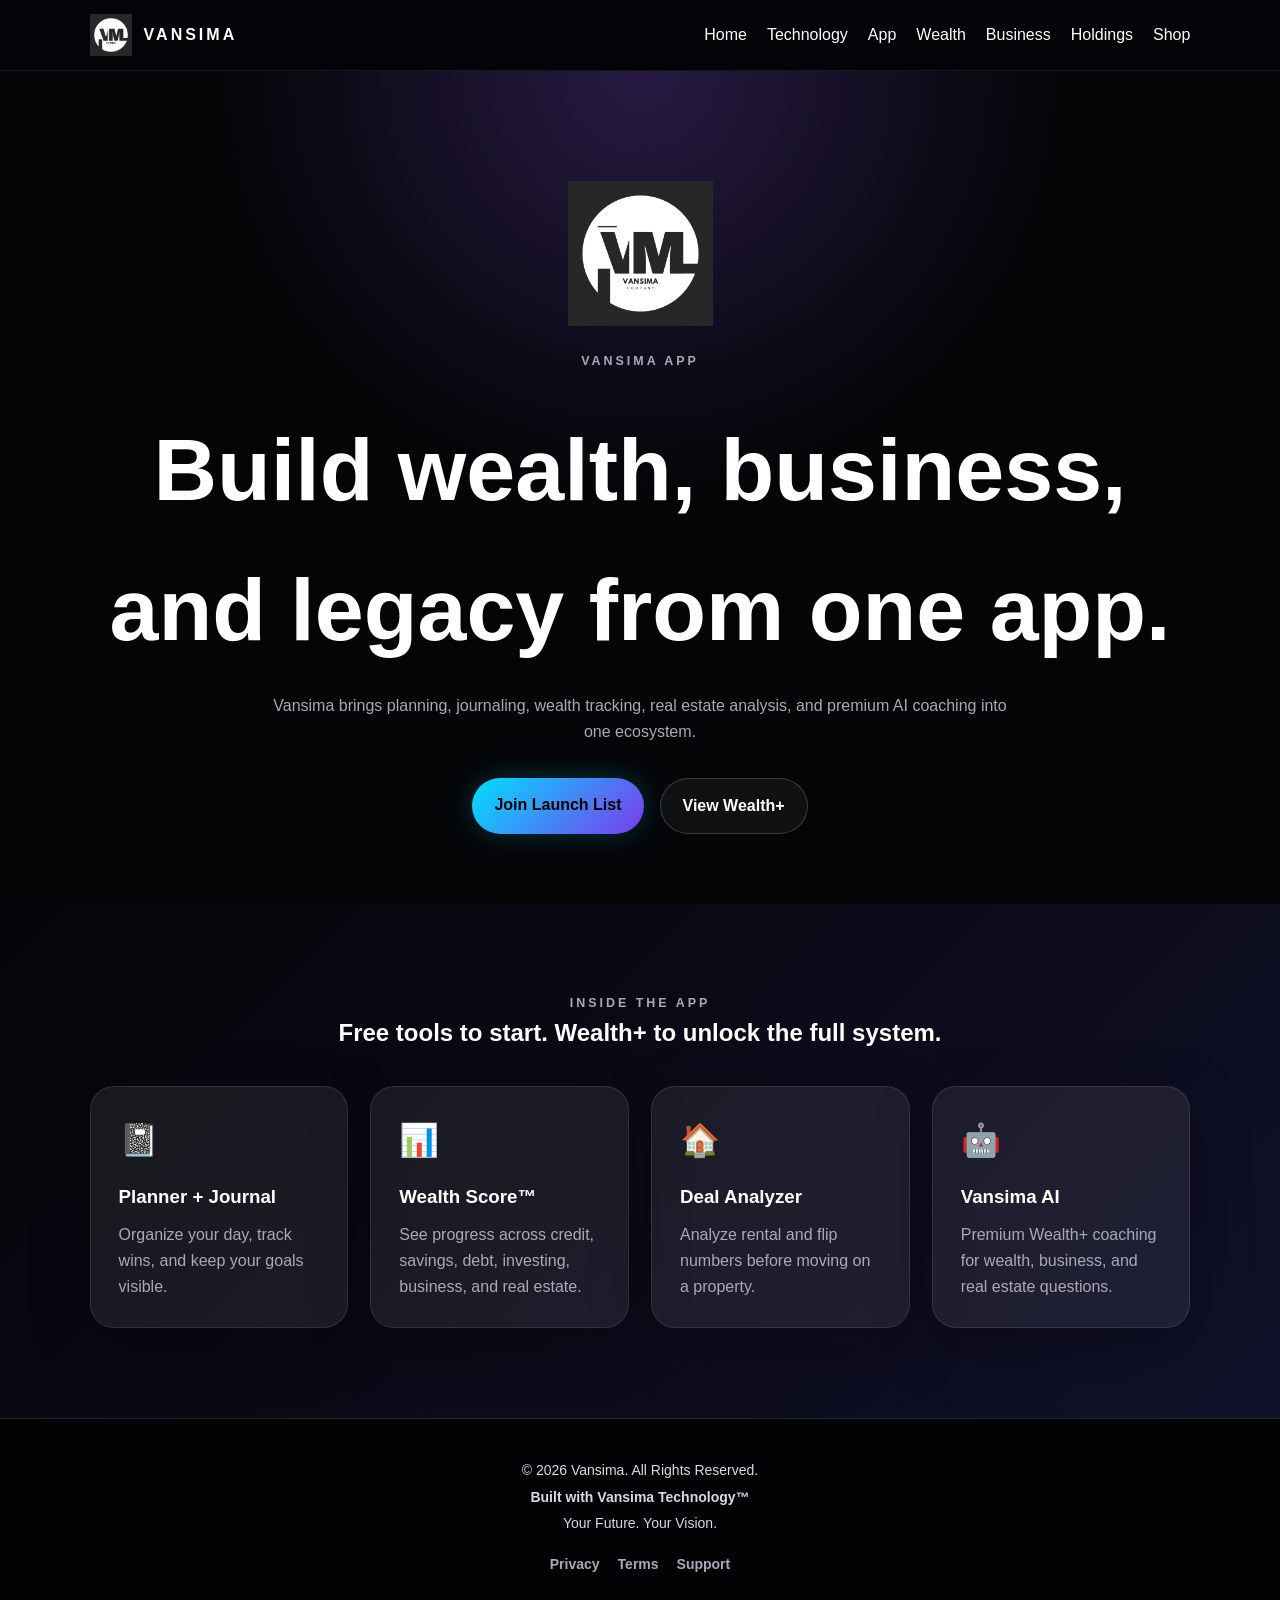
<file: Vansima_site/app.html>
<!DOCTYPE html><html lang="en"><head><meta charset="UTF-8"><meta name="viewport" content="width=device-width, initial-scale=1.0"><title>Vansima App | Wealth+ Access</title><meta name="description" content="Explore the Vansima app, Wealth+, and premium Vansima AI access."><link rel="stylesheet" href="style.css"></head><body><header class="site-header"><nav class="navbar glass-nav"><a class="logo-lockup" href="index.html"><img src="vansima-logo.png" alt="Vansima logo" class="nav-logo"><span>VANSIMA</span></a><ul class="nav-links"><li><a href="index.html">Home</a></li><li><a href="technology.html">Technology</a></li><li><a href="app.html">App</a></li><li><a href="wealth.html">Wealth</a></li><li><a href="business.html">Business</a></li><li><a href="holdings.html">Holdings</a></li><li><a href="shop.html">Shop</a></li></ul></nav></header><main><section class="page-hero"><img src="vansima-logo.png" alt="Vansima logo" class="page-logo"><p class="eyebrow">Vansima App</p><h1>Build wealth, business, and legacy from one app.</h1><p>Vansima brings planning, journaling, wealth tracking, real estate analysis, and premium AI coaching into one ecosystem.</p><div class="hero-actions"><a href="index.html#newsletter" class="btn-primary">Join Launch List</a><a href="index.html#wealth-plus" class="btn-secondary">View Wealth+</a></div></section><section class="wealth-plus-section"><div class="section-heading"><p class="section-kicker">Inside the App</p><h2>Free tools to start. Wealth+ to unlock the full system.</h2></div><div class="ecosystem-grid"><article class="ecosystem-card"><span class="card-icon">📓</span><h3>Planner + Journal</h3><p>Organize your day, track wins, and keep your goals visible.</p></article><article class="ecosystem-card"><span class="card-icon">📊</span><h3>Wealth Score™</h3><p>See progress across credit, savings, debt, investing, business, and real estate.</p></article><article class="ecosystem-card"><span class="card-icon">🏠</span><h3>Deal Analyzer</h3><p>Analyze rental and flip numbers before moving on a property.</p></article><article class="ecosystem-card"><span class="card-icon">🤖</span><h3>Vansima AI</h3><p>Premium Wealth+ coaching for wealth, business, and real estate questions.</p></article></div></section></main><footer class="site-footer-dark"><p>© 2026 Vansima. All Rights Reserved.</p><p><strong>Built with Vansima Technology™</strong></p><p>Your Future. Your Vision.</p><nav class="footer-links"><a href="privacy.html">Privacy</a><a href="terms.html">Terms</a><a href="support.html">Support</a></nav></footer></body></html>
</file>
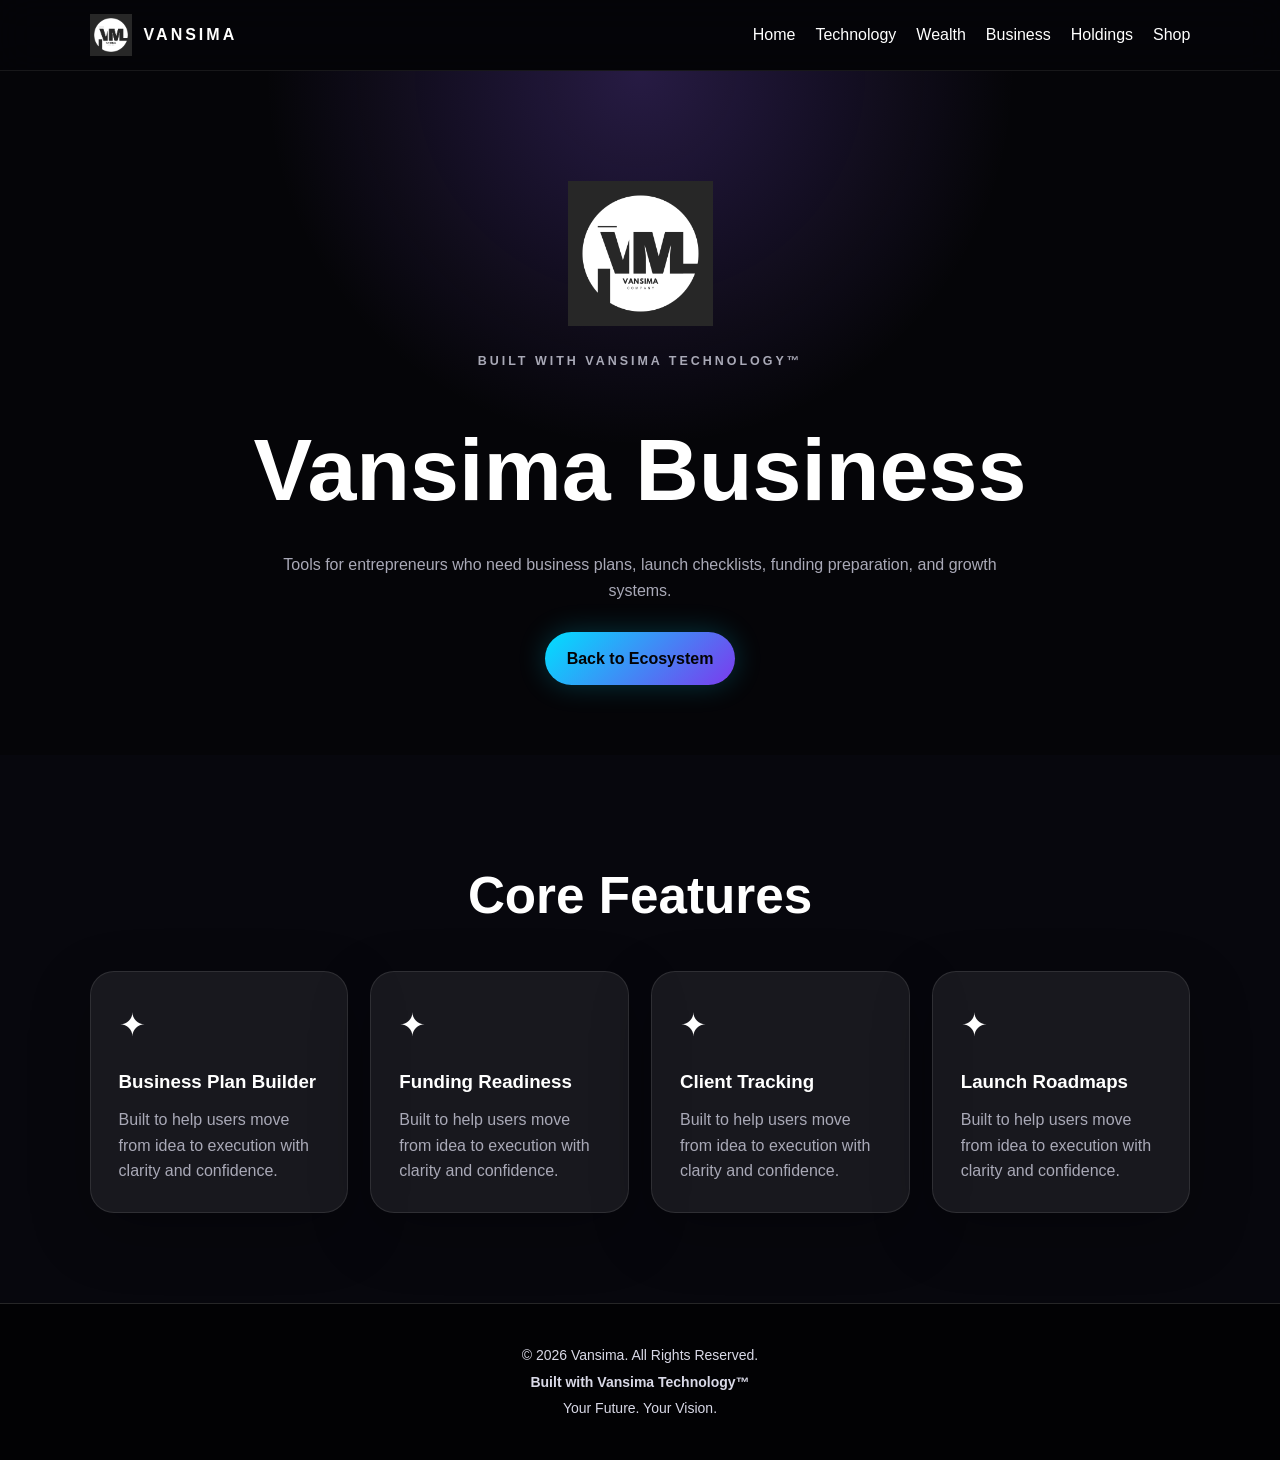
<file: Vansima_site/business.html>
<!DOCTYPE html><html lang="en"><head><meta charset="UTF-8"><meta name="viewport" content="width=device-width, initial-scale=1.0"><title>Vansima Business</title><link rel="stylesheet" href="style.css"></head><body><header class="site-header"><nav class="navbar glass-nav"><a class="logo-lockup" href="index.html"><img src="vansima-logo.png" alt="Vansima logo" class="nav-logo"><span>VANSIMA</span></a><ul class="nav-links"><li><a href="index.html">Home</a></li><li><a href="technology.html">Technology</a></li><li><a href="wealth.html">Wealth</a></li><li><a href="business.html">Business</a></li><li><a href="holdings.html">Holdings</a></li><li><a href="shop.html">Shop</a></li></ul></nav></header><main><section class="page-hero"><img src="vansima-logo.png" alt="Vansima logo" class="page-logo"><p class="eyebrow">Built with Vansima Technology™</p><h1>Vansima Business</h1><p>Tools for entrepreneurs who need business plans, launch checklists, funding preparation, and growth systems.</p><a class="btn-primary" href="index.html">Back to Ecosystem</a></section><section class="ecosystem-section"><h2>Core Features</h2><div class="ecosystem-grid"><article class="ecosystem-card"><span class="card-icon">✦</span><h3>Business Plan Builder</h3><p>Built to help users move from idea to execution with clarity and confidence.</p></article><article class="ecosystem-card"><span class="card-icon">✦</span><h3>Funding Readiness</h3><p>Built to help users move from idea to execution with clarity and confidence.</p></article><article class="ecosystem-card"><span class="card-icon">✦</span><h3>Client Tracking</h3><p>Built to help users move from idea to execution with clarity and confidence.</p></article><article class="ecosystem-card"><span class="card-icon">✦</span><h3>Launch Roadmaps</h3><p>Built to help users move from idea to execution with clarity and confidence.</p></article></div></section></main><footer class="site-footer-dark"><p>© 2026 Vansima. All Rights Reserved.</p><p><strong>Built with Vansima Technology™</strong></p><p>Your Future. Your Vision.</p></footer></body></html>
</file>
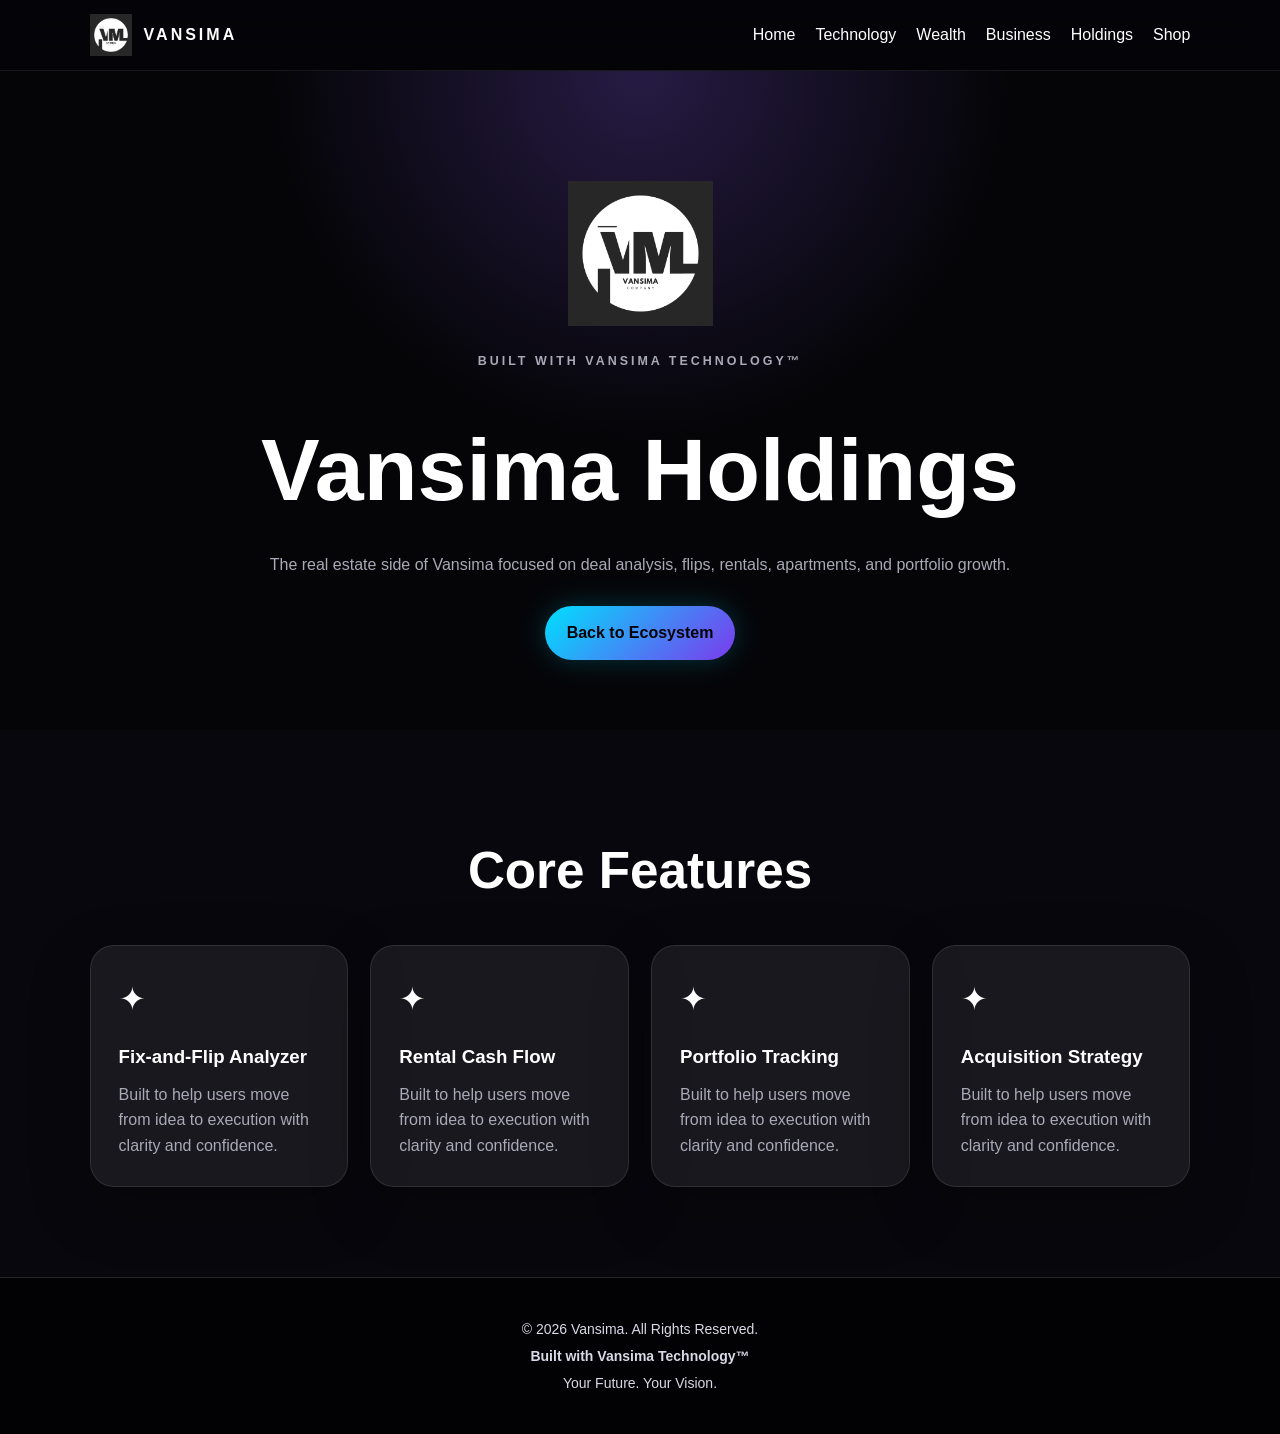
<file: Vansima_site/holdings.html>
<!DOCTYPE html><html lang="en"><head><meta charset="UTF-8"><meta name="viewport" content="width=device-width, initial-scale=1.0"><title>Vansima Holdings</title><link rel="stylesheet" href="style.css"></head><body><header class="site-header"><nav class="navbar glass-nav"><a class="logo-lockup" href="index.html"><img src="vansima-logo.png" alt="Vansima logo" class="nav-logo"><span>VANSIMA</span></a><ul class="nav-links"><li><a href="index.html">Home</a></li><li><a href="technology.html">Technology</a></li><li><a href="wealth.html">Wealth</a></li><li><a href="business.html">Business</a></li><li><a href="holdings.html">Holdings</a></li><li><a href="shop.html">Shop</a></li></ul></nav></header><main><section class="page-hero"><img src="vansima-logo.png" alt="Vansima logo" class="page-logo"><p class="eyebrow">Built with Vansima Technology™</p><h1>Vansima Holdings</h1><p>The real estate side of Vansima focused on deal analysis, flips, rentals, apartments, and portfolio growth.</p><a class="btn-primary" href="index.html">Back to Ecosystem</a></section><section class="ecosystem-section"><h2>Core Features</h2><div class="ecosystem-grid"><article class="ecosystem-card"><span class="card-icon">✦</span><h3>Fix-and-Flip Analyzer</h3><p>Built to help users move from idea to execution with clarity and confidence.</p></article><article class="ecosystem-card"><span class="card-icon">✦</span><h3>Rental Cash Flow</h3><p>Built to help users move from idea to execution with clarity and confidence.</p></article><article class="ecosystem-card"><span class="card-icon">✦</span><h3>Portfolio Tracking</h3><p>Built to help users move from idea to execution with clarity and confidence.</p></article><article class="ecosystem-card"><span class="card-icon">✦</span><h3>Acquisition Strategy</h3><p>Built to help users move from idea to execution with clarity and confidence.</p></article></div></section></main><footer class="site-footer-dark"><p>© 2026 Vansima. All Rights Reserved.</p><p><strong>Built with Vansima Technology™</strong></p><p>Your Future. Your Vision.</p></footer></body></html>
</file>
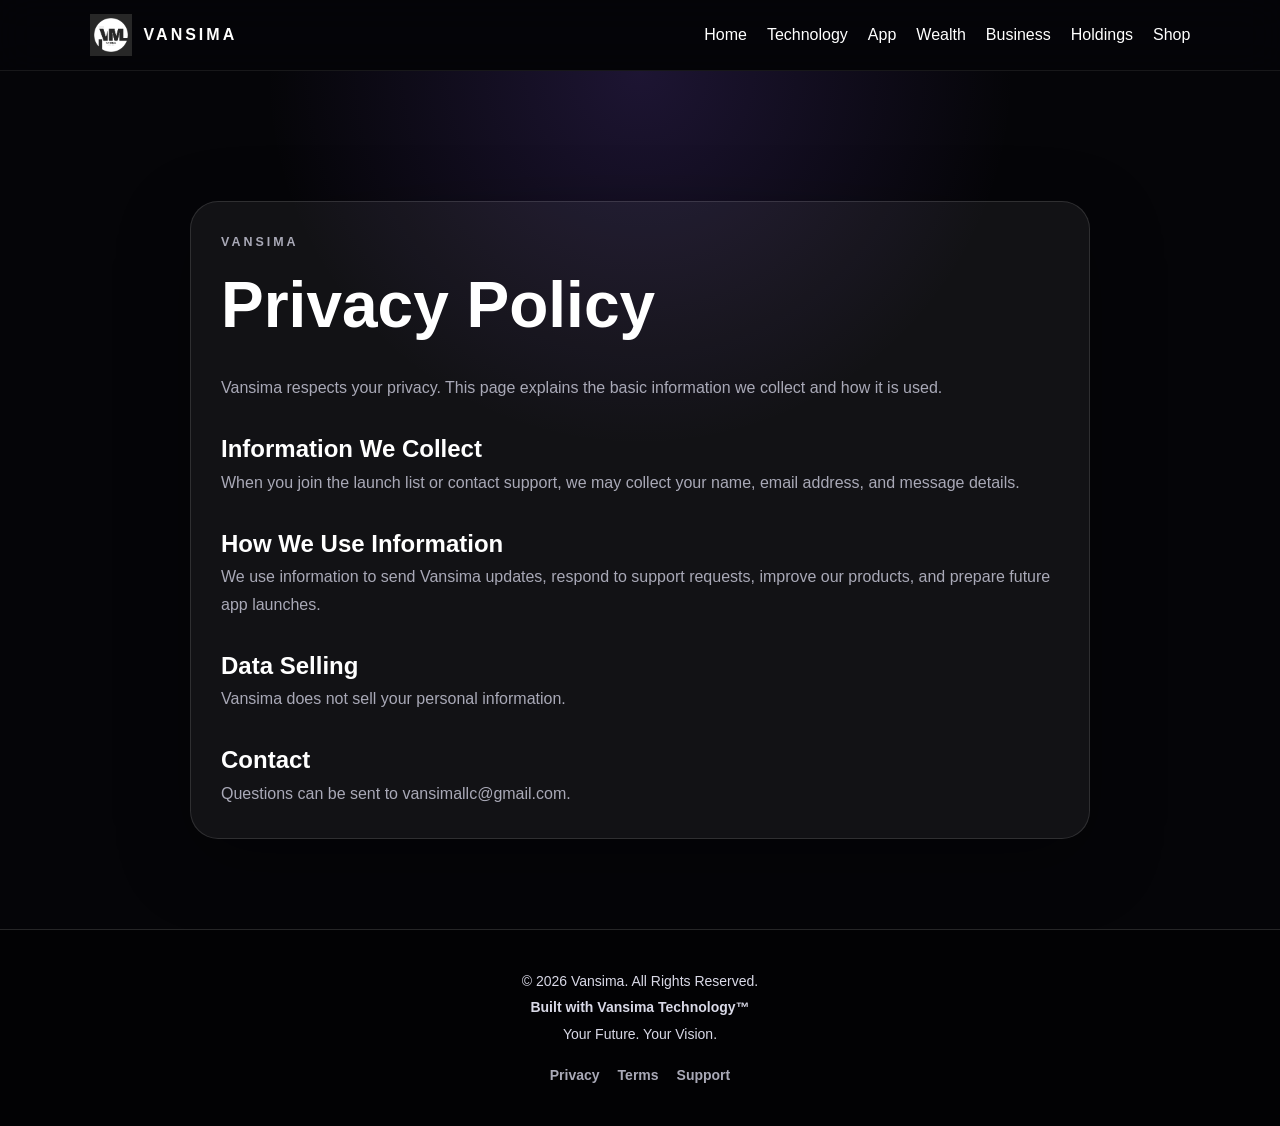
<file: Vansima_site/privacy.html>
<!DOCTYPE html><html lang="en"><head><meta charset="UTF-8"><meta name="viewport" content="width=device-width, initial-scale=1.0"><title>Vansima | Privacy Policy</title><link rel="stylesheet" href="style.css"></head><body><header class="site-header"><nav class="navbar glass-nav"><a class="logo-lockup" href="index.html"><img src="vansima-logo.png" alt="Vansima logo" class="nav-logo"><span>VANSIMA</span></a><ul class="nav-links"><li><a href="index.html">Home</a></li><li><a href="technology.html">Technology</a></li><li><a href="app.html">App</a></li><li><a href="wealth.html">Wealth</a></li><li><a href="business.html">Business</a></li><li><a href="holdings.html">Holdings</a></li><li><a href="shop.html">Shop</a></li></ul></nav></header><main><section class="legal-section"><article class="legal-card"><p class="section-kicker">Vansima</p><h1>Privacy Policy</h1><p>Vansima respects your privacy. This page explains the basic information we collect and how it is used.</p><h2>Information We Collect</h2><p>When you join the launch list or contact support, we may collect your name, email address, and message details.</p><h2>How We Use Information</h2><p>We use information to send Vansima updates, respond to support requests, improve our products, and prepare future app launches.</p><h2>Data Selling</h2><p>Vansima does not sell your personal information.</p><h2>Contact</h2><p>Questions can be sent to vansimallc@gmail.com.</p></article></section></main><footer class="site-footer-dark"><p>© 2026 Vansima. All Rights Reserved.</p><p><strong>Built with Vansima Technology™</strong></p><p>Your Future. Your Vision.</p><nav class="footer-links"><a href="privacy.html">Privacy</a><a href="terms.html">Terms</a><a href="support.html">Support</a></nav></footer></body></html>
</file>
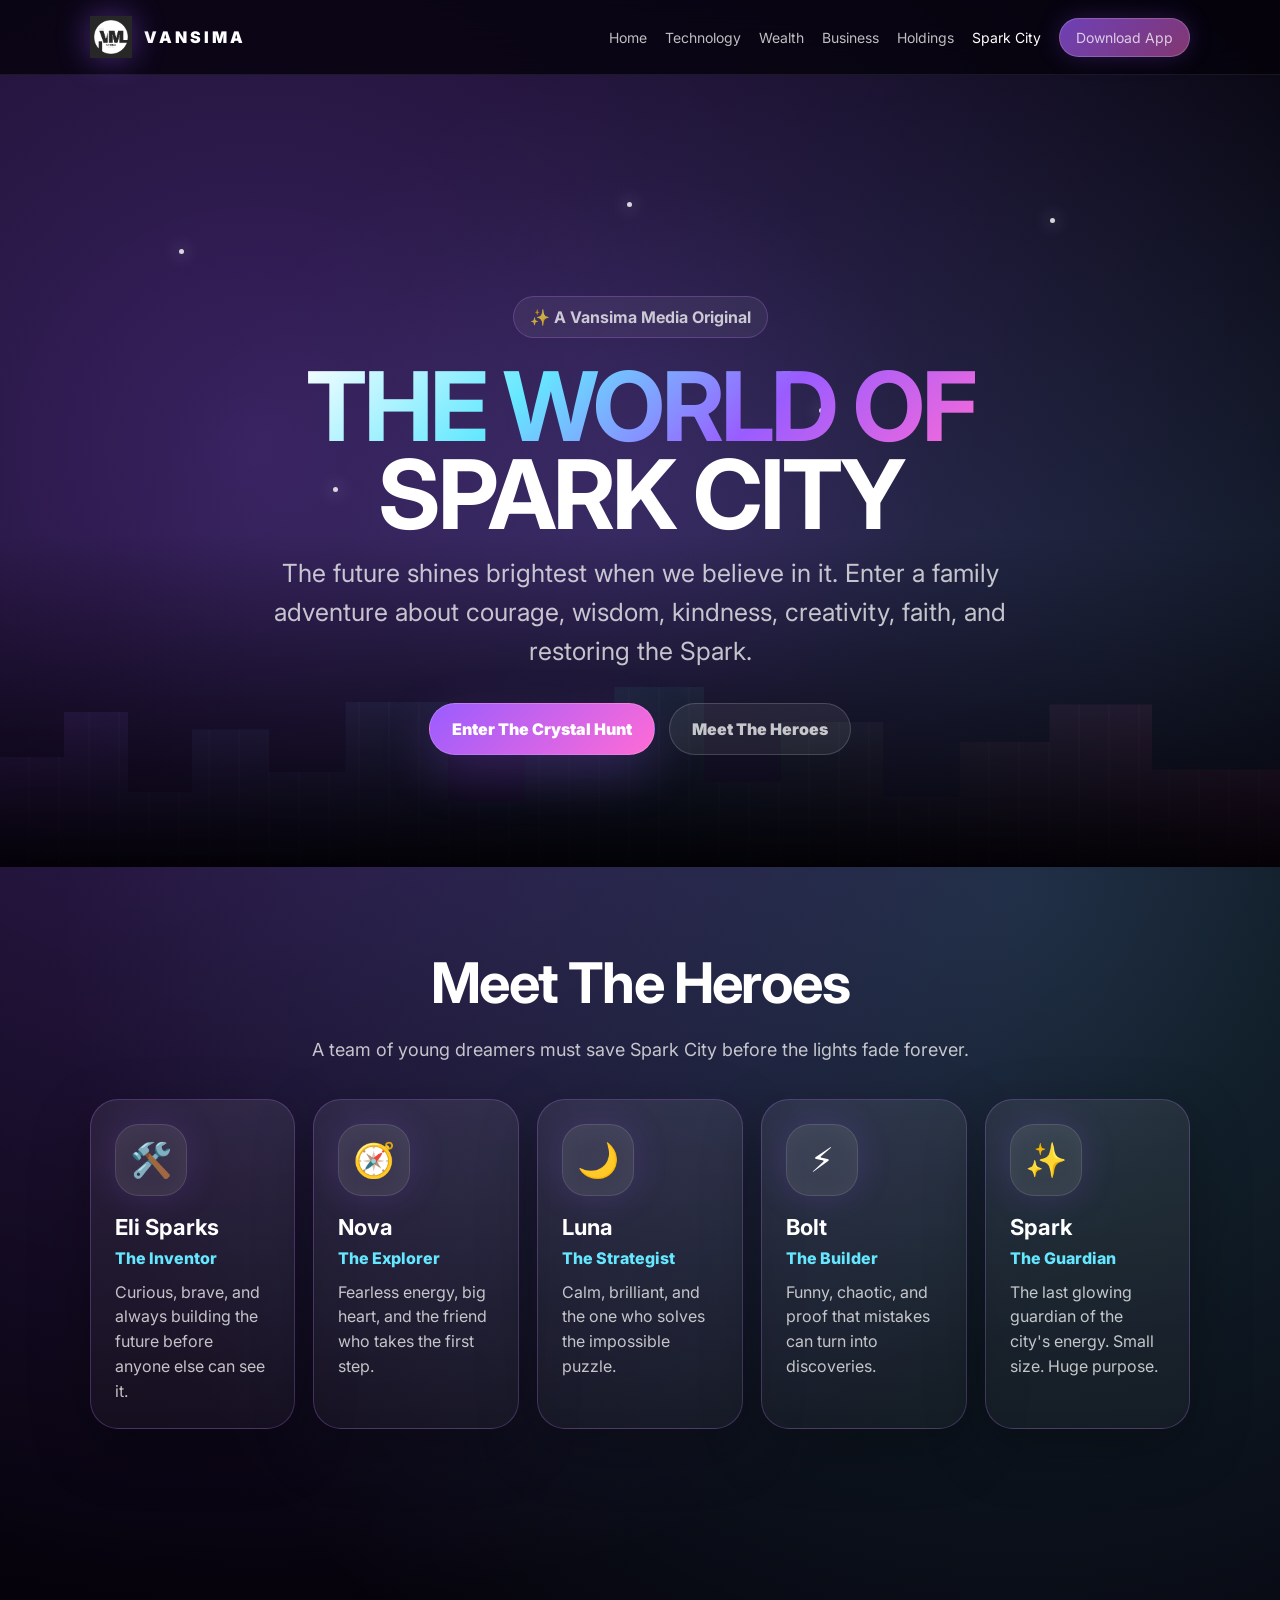
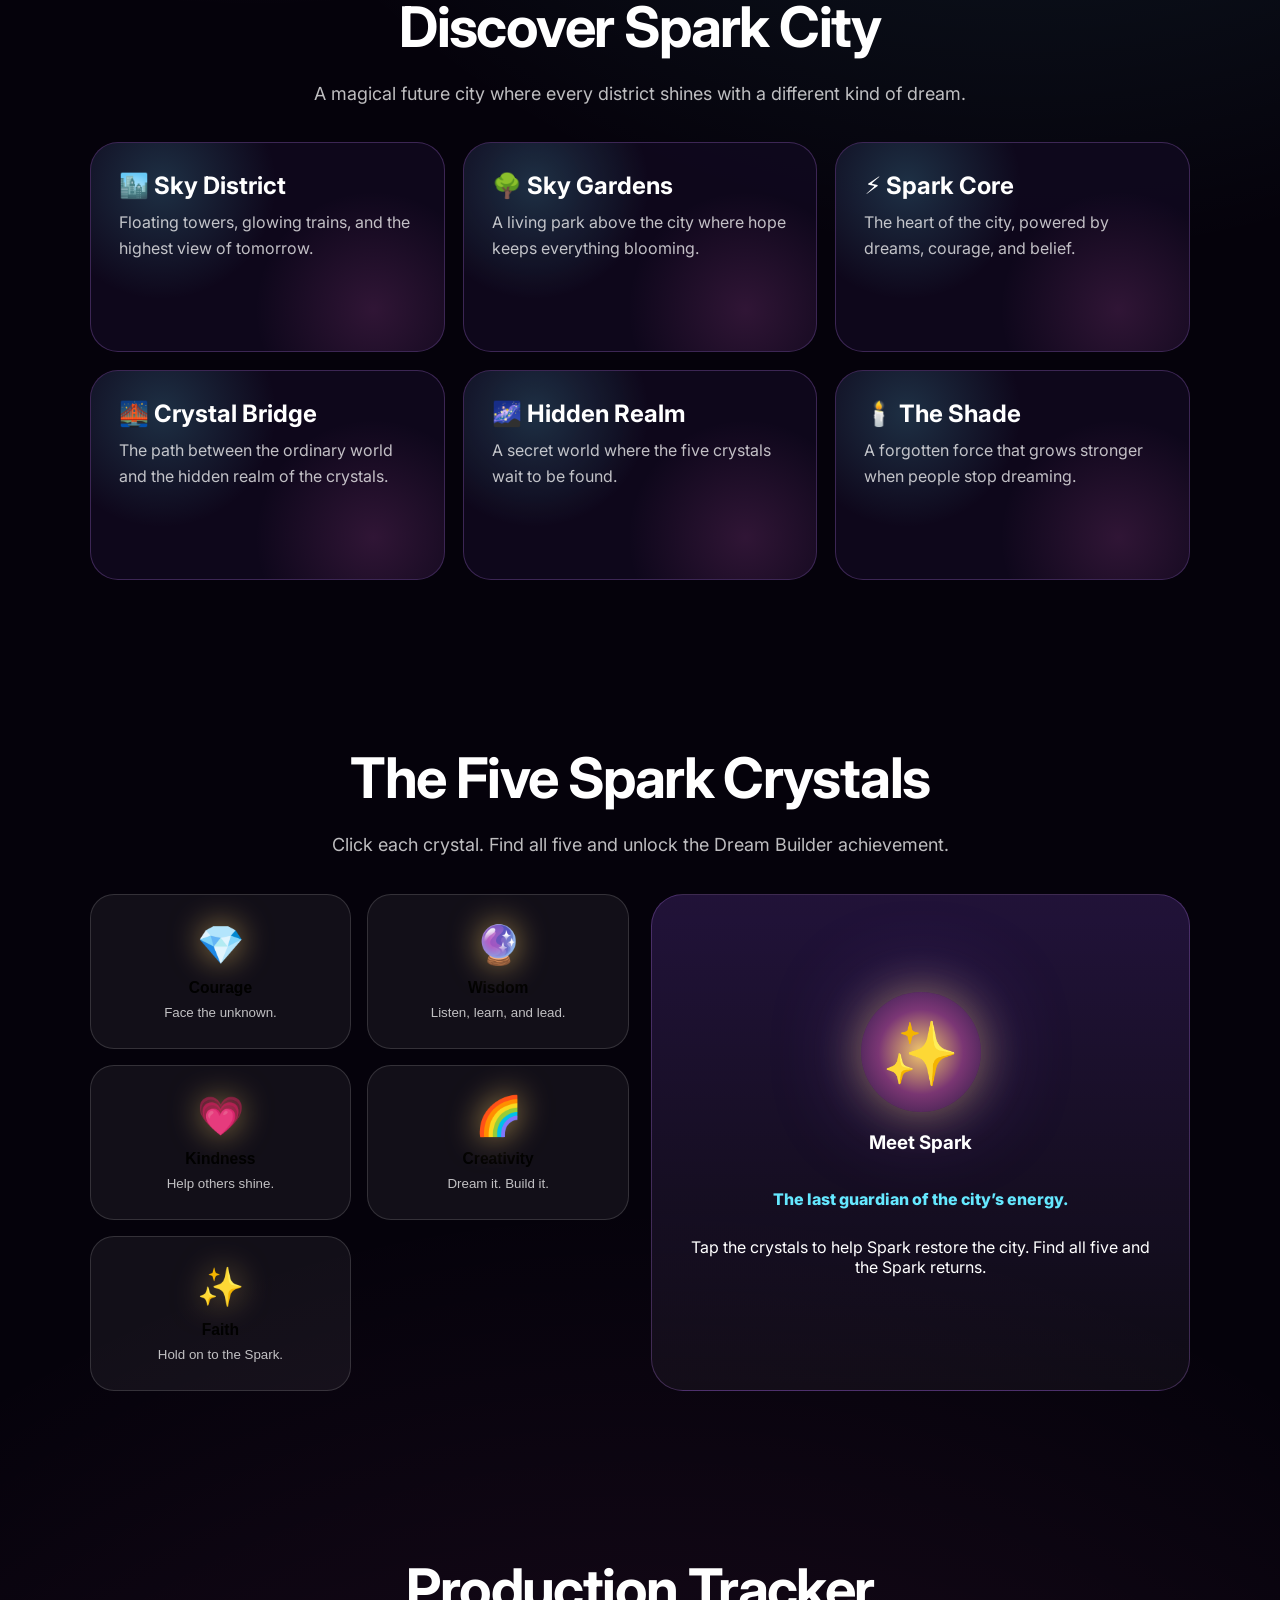
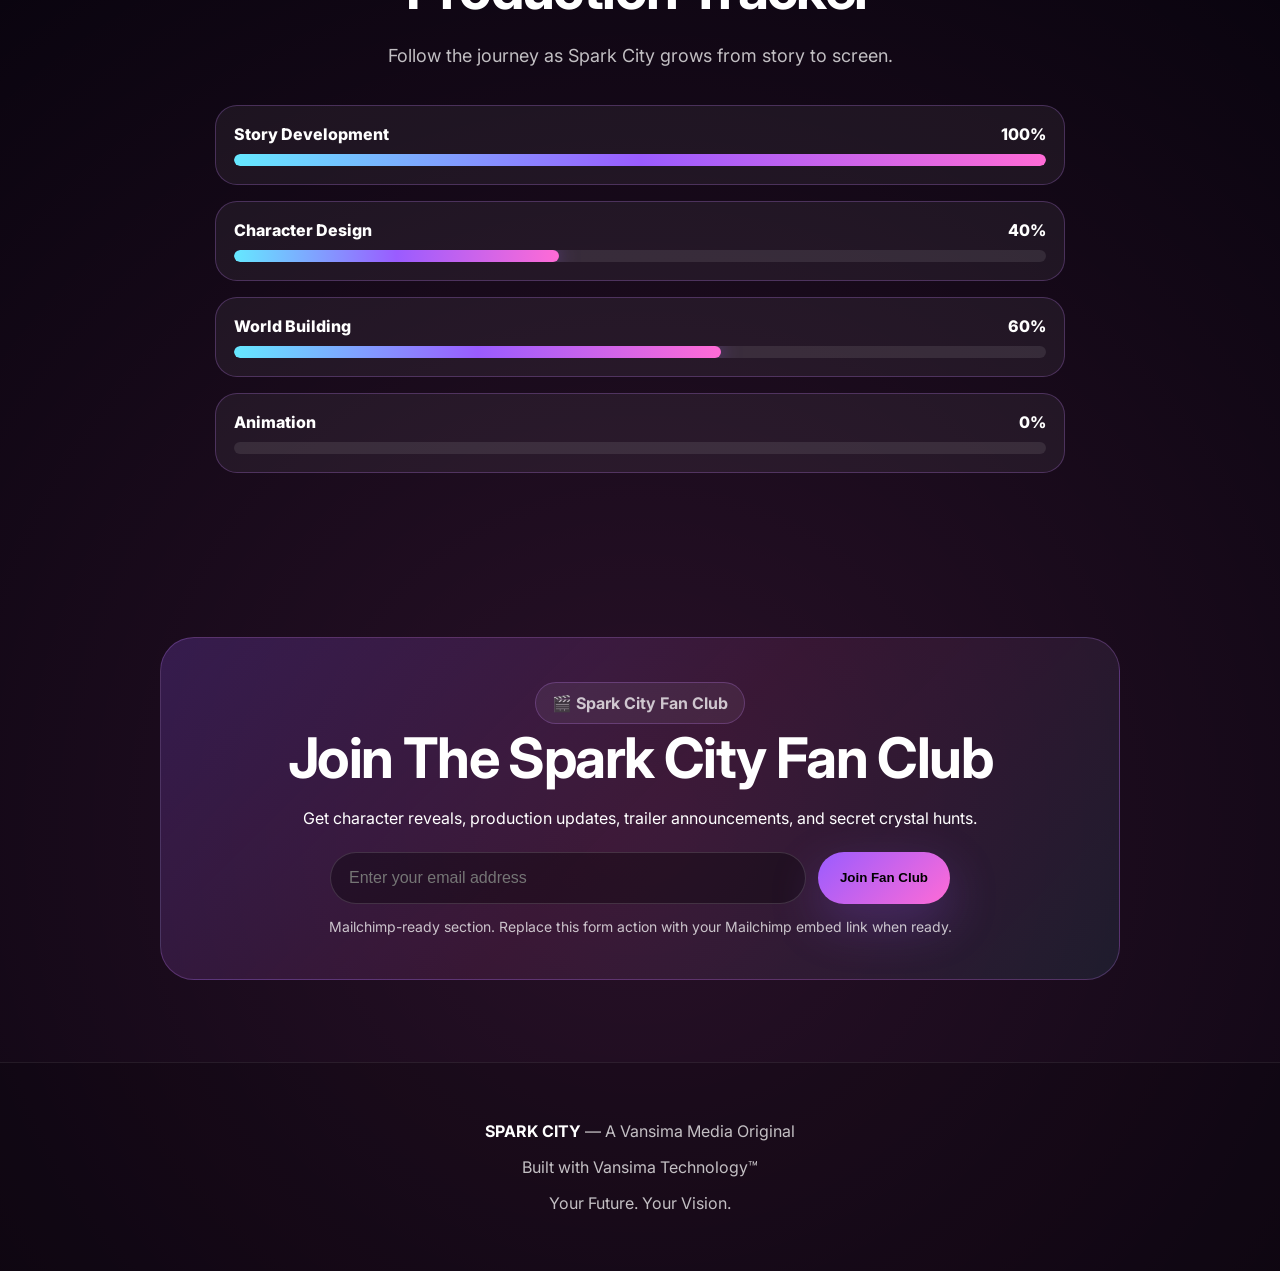
<file: Vansima_site/sparkcity.html>
<!DOCTYPE html>
<html lang="en">
<head>
  <meta charset="UTF-8" />
  <meta name="viewport" content="width=device-width, initial-scale=1.0" />
  <title>The World of Spark City | Vansima Media</title>
  <meta name="description" content="Enter The World of Spark City, a Vansima Media original family adventure about hope, courage, creativity, faith, and the future." />
  <link rel="preconnect" href="https://fonts.googleapis.com">
  <link rel="preconnect" href="https://fonts.gstatic.com" crossorigin>
  <link href="https://fonts.googleapis.com/css2?family=Inter:wght@400;600;700;800;900&display=swap" rel="stylesheet">
  <style>
    :root {
      --bg: #05020b;
      --panel: rgba(18, 10, 34, 0.76);
      --panel2: rgba(51, 23, 86, 0.45);
      --line: rgba(197, 133, 255, 0.25);
      --text: #ffffff;
      --muted: rgba(255,255,255,0.74);
      --purple: #9a5cff;
      --pink: #ff6bd6;
      --cyan: #65e8ff;
      --gold: #ffd36d;
      --green: #68ffba;
    }
    * { box-sizing: border-box; }
    html { scroll-behavior: smooth; }
    body {
      margin: 0;
      font-family: Inter, system-ui, -apple-system, BlinkMacSystemFont, "Segoe UI", sans-serif;
      color: var(--text);
      background:
        radial-gradient(circle at 20% 10%, rgba(154,92,255,0.35), transparent 28%),
        radial-gradient(circle at 80% 20%, rgba(101,232,255,0.18), transparent 26%),
        radial-gradient(circle at 50% 90%, rgba(255,107,214,0.14), transparent 30%),
        var(--bg);
      overflow-x: hidden;
    }
    a { color: inherit; text-decoration: none; }
    .nav {
      position: sticky;
      top: 0;
      z-index: 50;
      display: flex;
      align-items: center;
      justify-content: space-between;
      gap: 18px;
      padding: 16px 7vw;
      border-bottom: 1px solid rgba(255,255,255,0.08);
      background: rgba(5,2,11,0.78);
      backdrop-filter: blur(18px);
    }
    .brand { display: flex; align-items: center; gap: 12px; font-weight: 900; letter-spacing: 3px; }
    .brand img { width: 42px; height: 42px; object-fit: contain; filter: drop-shadow(0 0 16px rgba(154,92,255,0.45)); }
    .nav-links { display: flex; align-items: center; justify-content: center; gap: 18px; flex-wrap: wrap; font-size: 14px; color: var(--muted); }
    .nav-links a:hover, .nav-links .active { color: #fff; }
    .nav-cta { padding: 10px 16px; border: 1px solid rgba(255,255,255,0.18); border-radius: 999px; background: linear-gradient(135deg, rgba(154,92,255,0.7), rgba(255,107,214,0.5)); box-shadow: 0 0 25px rgba(154,92,255,0.22); }

    .hero {
      position: relative;
      min-height: 88vh;
      display: grid;
      place-items: center;
      padding: 88px 7vw 68px;
      text-align: center;
      overflow: hidden;
    }
    .hero::before {
      content: "";
      position: absolute;
      inset: 0;
      background:
        linear-gradient(to top, rgba(5,2,11,1), transparent 42%),
        radial-gradient(circle at center, rgba(154,92,255,0.10), transparent 40%);
      pointer-events: none;
    }
    .skyline {
      position: absolute;
      left: 0; right: 0; bottom: 0;
      height: 250px;
      opacity: .62;
      background:
        linear-gradient(to top, rgba(0,0,0,.92), transparent),
        repeating-linear-gradient(90deg, transparent 0 28px, rgba(255,255,255,.04) 28px 30px),
        linear-gradient(90deg, rgba(154,92,255,.35), rgba(101,232,255,.18), rgba(255,107,214,.26));
      clip-path: polygon(0 100%,0 56%,5% 56%,5% 38%,10% 38%,10% 70%,15% 70%,15% 45%,21% 45%,21% 62%,27% 62%,27% 34%,35% 34%,35% 74%,41% 74%,41% 48%,48% 48%,48% 28%,55% 28%,55% 66%,61% 66%,61% 42%,69% 42%,69% 72%,75% 72%,75% 50%,82% 50%,82% 35%,90% 35%,90% 61%,100% 61%,100% 100%);
    }
    .sparkles span {
      position: absolute;
      width: 5px; height: 5px;
      border-radius: 999px;
      background: white;
      box-shadow: 0 0 16px rgba(255,255,255,.9), 0 0 28px rgba(154,92,255,.6);
      animation: float 6s ease-in-out infinite;
      opacity: .82;
    }
    .sparkles span:nth-child(1){ left: 14%; top: 22%; animation-delay: 0s; }
    .sparkles span:nth-child(2){ left: 82%; top: 18%; animation-delay: 1s; }
    .sparkles span:nth-child(3){ left: 64%; top: 42%; animation-delay: 2s; }
    .sparkles span:nth-child(4){ left: 26%; top: 52%; animation-delay: 3s; }
    .sparkles span:nth-child(5){ left: 49%; top: 16%; animation-delay: 1.8s; }
    @keyframes float { 0%,100%{ transform: translateY(0) scale(1); opacity:.55;} 50%{ transform: translateY(-22px) scale(1.35); opacity:1;} }

    .hero-inner { position: relative; z-index: 2; max-width: 980px; }
    .pill { display: inline-flex; align-items: center; gap: 8px; padding: 10px 16px; border: 1px solid var(--line); border-radius: 999px; background: rgba(255,255,255,0.06); color: var(--muted); font-weight: 700; }
    h1 { margin: 24px 0 16px; font-size: clamp(46px, 8vw, 96px); line-height: .92; letter-spacing: -3px; }
    .gradient { background: linear-gradient(135deg, #fff, var(--cyan), var(--purple), var(--pink)); -webkit-background-clip: text; background-clip: text; color: transparent; }
    .hero p { margin: 0 auto; max-width: 760px; color: var(--muted); font-size: clamp(18px, 2.3vw, 25px); line-height: 1.55; }
    .actions { display: flex; justify-content: center; gap: 14px; flex-wrap: wrap; margin-top: 32px; }
    .btn { padding: 15px 22px; border-radius: 999px; border: 1px solid rgba(255,255,255,.16); font-weight: 900; cursor: pointer; transition: .2s ease; }
    .btn:hover { transform: translateY(-2px); }
    .primary { background: linear-gradient(135deg, var(--purple), var(--pink)); box-shadow: 0 18px 50px rgba(154,92,255,.26); }
    .secondary { background: rgba(255,255,255,.07); color: var(--muted); }

    section { padding: 82px 7vw; position: relative; }
    .section-head { max-width: 790px; margin: 0 auto 34px; text-align: center; }
    h2 { margin: 0 0 12px; font-size: clamp(32px, 5vw, 56px); letter-spacing: -1.6px; }
    .section-head p { color: var(--muted); font-size: 18px; line-height: 1.65; }
    .grid { display: grid; grid-template-columns: repeat(5, minmax(0, 1fr)); gap: 18px; }
    .card { position: relative; overflow: hidden; padding: 24px; min-height: 250px; border: 1px solid var(--line); border-radius: 28px; background: linear-gradient(180deg, rgba(255,255,255,.08), rgba(255,255,255,.035)); box-shadow: 0 20px 60px rgba(0,0,0,.28); }
    .card::after { content:""; position:absolute; inset:auto -40% -45% -40%; height:130px; background: radial-gradient(circle, rgba(154,92,255,.28), transparent 60%); }
    .avatar { width: 72px; height: 72px; border-radius: 24px; display:grid; place-items:center; margin-bottom: 18px; font-size: 34px; background: rgba(255,255,255,.08); border: 1px solid rgba(255,255,255,.12); box-shadow: inset 0 0 30px rgba(255,255,255,.04), 0 0 35px rgba(154,92,255,.18); }
    .card h3 { margin: 0 0 8px; font-size: 22px; }
    .role { color: var(--cyan); font-weight: 800; margin-bottom: 12px; }
    .card p { color: var(--muted); line-height: 1.55; margin: 0; }

    .world-grid { display:grid; grid-template-columns: repeat(3, minmax(0, 1fr)); gap:18px; }
    .place { min-height: 210px; padding: 28px; border-radius: 28px; border:1px solid var(--line); background: var(--panel); position: relative; overflow: hidden; }
    .place::before { content:""; position:absolute; inset:0; background: radial-gradient(circle at 20% 20%, rgba(101,232,255,.18), transparent 35%), radial-gradient(circle at 80% 80%, rgba(255,107,214,.14), transparent 36%); }
    .place > * { position: relative; z-index: 1; }
    .place h3 { margin: 0 0 10px; font-size: 24px; }
    .place p { margin: 0; color: var(--muted); line-height: 1.6; }

    .crystal-wrap { display:grid; grid-template-columns: 1fr 1fr; gap: 22px; align-items: stretch; }
    .crystals { display:grid; grid-template-columns: repeat(2, 1fr); gap: 16px; }
    .crystal { border: 1px solid rgba(255,255,255,.14); border-radius: 24px; padding: 22px; background: rgba(255,255,255,.055); cursor:pointer; transition:.2s ease; min-height: 155px; }
    .crystal:hover, .crystal.found { transform: translateY(-4px); border-color: rgba(255,211,109,.7); box-shadow: 0 0 35px rgba(255,211,109,.14); }
    .crystal .gem { font-size: 38px; display:block; margin-bottom: 12px; filter: drop-shadow(0 0 16px rgba(255,211,109,.65)); }
    .crystal h3 { margin: 0 0 8px; }
    .crystal p { margin: 0; color: var(--muted); }
    .spark-panel { border:1px solid var(--line); border-radius: 32px; padding: 32px; background: linear-gradient(180deg, rgba(154,92,255,.19), rgba(255,255,255,.04)); display:flex; flex-direction:column; justify-content:center; align-items:center; text-align:center; min-height: 360px; }
    .spark-character { width: 120px; height:120px; border-radius: 50%; display:grid; place-items:center; font-size: 62px; background: radial-gradient(circle, rgba(255,211,109,.95), rgba(255,107,214,.42), rgba(154,92,255,.12)); box-shadow: 0 0 45px rgba(255,211,109,.45), 0 0 90px rgba(154,92,255,.35); animation: pulse 2.4s ease-in-out infinite; }
    @keyframes pulse { 0%,100%{ transform: scale(1);} 50%{ transform: scale(1.07);} }
    .progress-list { max-width: 850px; margin: 0 auto; display:grid; gap: 16px; }
    .progress-row { padding: 18px; border-radius: 22px; border:1px solid var(--line); background: rgba(255,255,255,.055); }
    .progress-top { display:flex; justify-content:space-between; gap: 12px; margin-bottom: 10px; font-weight: 800; }
    .bar { height: 12px; border-radius: 999px; background: rgba(255,255,255,.09); overflow:hidden; }
    .bar span { display:block; height: 100%; border-radius:999px; background: linear-gradient(90deg, var(--cyan), var(--purple), var(--pink)); box-shadow: 0 0 20px rgba(154,92,255,.5); }
    .fanclub { max-width: 960px; margin: 0 auto; padding: 44px; border-radius: 34px; border:1px solid var(--line); background: linear-gradient(135deg, rgba(154,92,255,.22), rgba(255,107,214,.10), rgba(101,232,255,.08)); text-align:center; }
    .fanclub form { display:flex; gap: 12px; max-width: 620px; margin: 24px auto 0; }
    .fanclub input { flex:1; border:1px solid rgba(255,255,255,.14); border-radius: 999px; padding: 16px 18px; background: rgba(0,0,0,.34); color:white; font-size:16px; outline:none; }
    .fanclub button { border:0; }
    .note { color: var(--muted); font-size: 14px; margin-top: 14px; }
    footer { padding: 42px 7vw; text-align:center; color: var(--muted); border-top:1px solid rgba(255,255,255,.08); background: rgba(0,0,0,.18); }
    footer strong { color:white; }
    .toast { position: fixed; left: 50%; bottom: 24px; transform: translateX(-50%) translateY(140%); z-index: 100; width: min(92vw, 480px); padding: 18px 20px; border-radius: 24px; background: rgba(8,4,18,.92); border: 1px solid rgba(255,211,109,.45); box-shadow: 0 20px 70px rgba(0,0,0,.45), 0 0 45px rgba(255,211,109,.16); opacity:0; transition:.32s ease; text-align:center; }
    .toast.show { transform: translateX(-50%) translateY(0); opacity: 1; }
    .toast h3 { margin:0 0 6px; color: var(--gold); }
    .toast p { margin:0; color: var(--muted); line-height:1.5; }
    @media (max-width: 980px) {
      .grid { grid-template-columns: repeat(2, minmax(0, 1fr)); }
      .world-grid { grid-template-columns: 1fr; }
      .crystal-wrap { grid-template-columns: 1fr; }
    }
    @media (max-width: 680px) {
      .nav { align-items:flex-start; flex-direction:column; padding:14px 20px; }
      .nav-links { justify-content:flex-start; gap: 12px; }
      .nav-links a { font-size: 13px; }
      .hero { min-height: auto; padding: 70px 20px 70px; }
      h1 { letter-spacing: -2px; }
      .actions, .fanclub form { flex-direction: column; }
      .btn, .fanclub button { width:100%; text-align:center; }
      section { padding: 58px 20px; }
      .grid, .crystals { grid-template-columns: 1fr; }
      .card, .place, .fanclub { border-radius: 24px; padding: 22px; }
      .skyline { height: 170px; }
    }
  </style>
</head>
<body>
  <nav class="nav">
    <a class="brand" href="index.html"><img src="vansima-logo.png" alt="Vansima logo"><span>VANSIMA</span></a>
    <div class="nav-links">
      <a href="index.html">Home</a>
      <a href="technology.html">Technology</a>
      <a href="wealth.html">Wealth</a>
      <a href="business.html">Business</a>
      <a href="holdings.html">Holdings</a>
      <a class="active" href="vansima_hub_live.html">Spark City</a>
      <a href="app.html" class="nav-cta">Download App</a>
    </div>
  </nav>

  <header class="hero" id="top">
    <div class="sparkles"><span></span><span></span><span></span><span></span><span></span></div>
    <div class="skyline"></div>
    <div class="hero-inner">
      <div class="pill">✨ A Vansima Media Original</div>
      <h1><span class="gradient">THE WORLD OF</span><br>SPARK CITY</h1>
      <p>The future shines brightest when we believe in it. Enter a family adventure about courage, wisdom, kindness, creativity, faith, and restoring the Spark.</p>
      <div class="actions">
        <a class="btn primary" href="#crystals">Enter The Crystal Hunt</a>
        <a class="btn secondary" href="#heroes">Meet The Heroes</a>
      </div>
    </div>
  </header>

  <section id="heroes">
    <div class="section-head">
      <h2>Meet The Heroes</h2>
      <p>A team of young dreamers must save Spark City before the lights fade forever.</p>
    </div>
    <div class="grid">
      <div class="card"><div class="avatar">🛠️</div><h3>Eli Sparks</h3><div class="role">The Inventor</div><p>Curious, brave, and always building the future before anyone else can see it.</p></div>
      <div class="card"><div class="avatar">🧭</div><h3>Nova</h3><div class="role">The Explorer</div><p>Fearless energy, big heart, and the friend who takes the first step.</p></div>
      <div class="card"><div class="avatar">🌙</div><h3>Luna</h3><div class="role">The Strategist</div><p>Calm, brilliant, and the one who solves the impossible puzzle.</p></div>
      <div class="card"><div class="avatar">⚡</div><h3>Bolt</h3><div class="role">The Builder</div><p>Funny, chaotic, and proof that mistakes can turn into discoveries.</p></div>
      <div class="card"><div class="avatar">✨</div><h3>Spark</h3><div class="role">The Guardian</div><p>The last glowing guardian of the city's energy. Small size. Huge purpose.</p></div>
    </div>
  </section>

  <section id="world">
    <div class="section-head">
      <h2>Discover Spark City</h2>
      <p>A magical future city where every district shines with a different kind of dream.</p>
    </div>
    <div class="world-grid">
      <div class="place"><h3>🏙️ Sky District</h3><p>Floating towers, glowing trains, and the highest view of tomorrow.</p></div>
      <div class="place"><h3>🌳 Sky Gardens</h3><p>A living park above the city where hope keeps everything blooming.</p></div>
      <div class="place"><h3>⚡ Spark Core</h3><p>The heart of the city, powered by dreams, courage, and belief.</p></div>
      <div class="place"><h3>🌉 Crystal Bridge</h3><p>The path between the ordinary world and the hidden realm of the crystals.</p></div>
      <div class="place"><h3>🌌 Hidden Realm</h3><p>A secret world where the five crystals wait to be found.</p></div>
      <div class="place"><h3>🕯️ The Shade</h3><p>A forgotten force that grows stronger when people stop dreaming.</p></div>
    </div>
  </section>

  <section id="crystals">
    <div class="section-head">
      <h2>The Five Spark Crystals</h2>
      <p>Click each crystal. Find all five and unlock the Dream Builder achievement.</p>
    </div>
    <div class="crystal-wrap">
      <div class="crystals">
        <button class="crystal" data-name="Courage" data-message="Every great adventure begins with a single step."><span class="gem">💎</span><h3>Courage</h3><p>Face the unknown.</p></button>
        <button class="crystal" data-name="Wisdom" data-message="Knowledge lights the path forward."><span class="gem">🔮</span><h3>Wisdom</h3><p>Listen, learn, and lead.</p></button>
        <button class="crystal" data-name="Kindness" data-message="The brightest power is the one we share."><span class="gem">💗</span><h3>Kindness</h3><p>Help others shine.</p></button>
        <button class="crystal" data-name="Creativity" data-message="The future is built by those brave enough to imagine it."><span class="gem">🌈</span><h3>Creativity</h3><p>Dream it. Build it.</p></button>
        <button class="crystal" data-name="Faith" data-message="Believe before the city lights return."><span class="gem">✨</span><h3>Faith</h3><p>Hold on to the Spark.</p></button>
      </div>
      <div class="spark-panel">
        <div class="spark-character" id="sparkTap">✨</div>
        <h3>Meet Spark</h3>
        <p class="role">The last guardian of the city’s energy.</p>
        <p>Tap the crystals to help Spark restore the city. Find all five and the Spark returns.</p>
      </div>
    </div>
  </section>

  <section id="production">
    <div class="section-head"><h2>Production Tracker</h2><p>Follow the journey as Spark City grows from story to screen.</p></div>
    <div class="progress-list">
      <div class="progress-row"><div class="progress-top"><span>Story Development</span><span>100%</span></div><div class="bar"><span style="width:100%"></span></div></div>
      <div class="progress-row"><div class="progress-top"><span>Character Design</span><span>40%</span></div><div class="bar"><span style="width:40%"></span></div></div>
      <div class="progress-row"><div class="progress-top"><span>World Building</span><span>60%</span></div><div class="bar"><span style="width:60%"></span></div></div>
      <div class="progress-row"><div class="progress-top"><span>Animation</span><span>0%</span></div><div class="bar"><span style="width:0%"></span></div></div>
    </div>
  </section>

  <section id="fanclub">
    <div class="fanclub">
      <div class="pill">🎬 Spark City Fan Club</div>
      <h2>Join The Spark City Fan Club</h2>
      <p>Get character reveals, production updates, trailer announcements, and secret crystal hunts.</p>
      <form action="#" method="post" onsubmit="event.preventDefault(); showToast('✨ Welcome to the Spark City Fan Club.', 'You are now part of the early Spark City journey.'); this.reset();">
        <input type="email" required placeholder="Enter your email address" aria-label="Email address">
        <button class="btn primary" type="submit">Join Fan Club</button>
      </form>
      <div class="note">Mailchimp-ready section. Replace this form action with your Mailchimp embed link when ready.</div>
    </div>
  </section>

  <footer>
    <p><strong>SPARK CITY</strong> — A Vansima Media Original</p>
    <p>Built with Vansima Technology™</p>
    <p>Your Future. Your Vision.</p>
  </footer>

  <div class="toast" id="toast"><h3 id="toastTitle"></h3><p id="toastMessage"></p></div>

  <script>
    const found = new Set();
    const toast = document.getElementById('toast');
    const toastTitle = document.getElementById('toastTitle');
    const toastMessage = document.getElementById('toastMessage');
    let toastTimer;
    function showToast(title, message) {
      toastTitle.textContent = title;
      toastMessage.textContent = message;
      toast.classList.add('show');
      clearTimeout(toastTimer);
      toastTimer = setTimeout(() => toast.classList.remove('show'), 3600);
    }
    document.querySelectorAll('.crystal').forEach((button) => {
      button.addEventListener('click', () => {
        const name = button.dataset.name;
        const message = button.dataset.message;
        found.add(name);
        button.classList.add('found');
        if (found.size === 5) {
          showToast('🏆 Dream Builder Unlocked', 'The Spark has been restored. Your Future. Your Vision.');
        } else {
          showToast('✨ You found a Spark Crystal.', `Crystal of ${name} Discovered — ${message}`);
        }
      });
    });
    document.getElementById('sparkTap').addEventListener('click', () => showToast('✨ Spark says hello.', 'Keep searching. The city needs every crystal.'));
  </script>
</body>
</html>
</file>
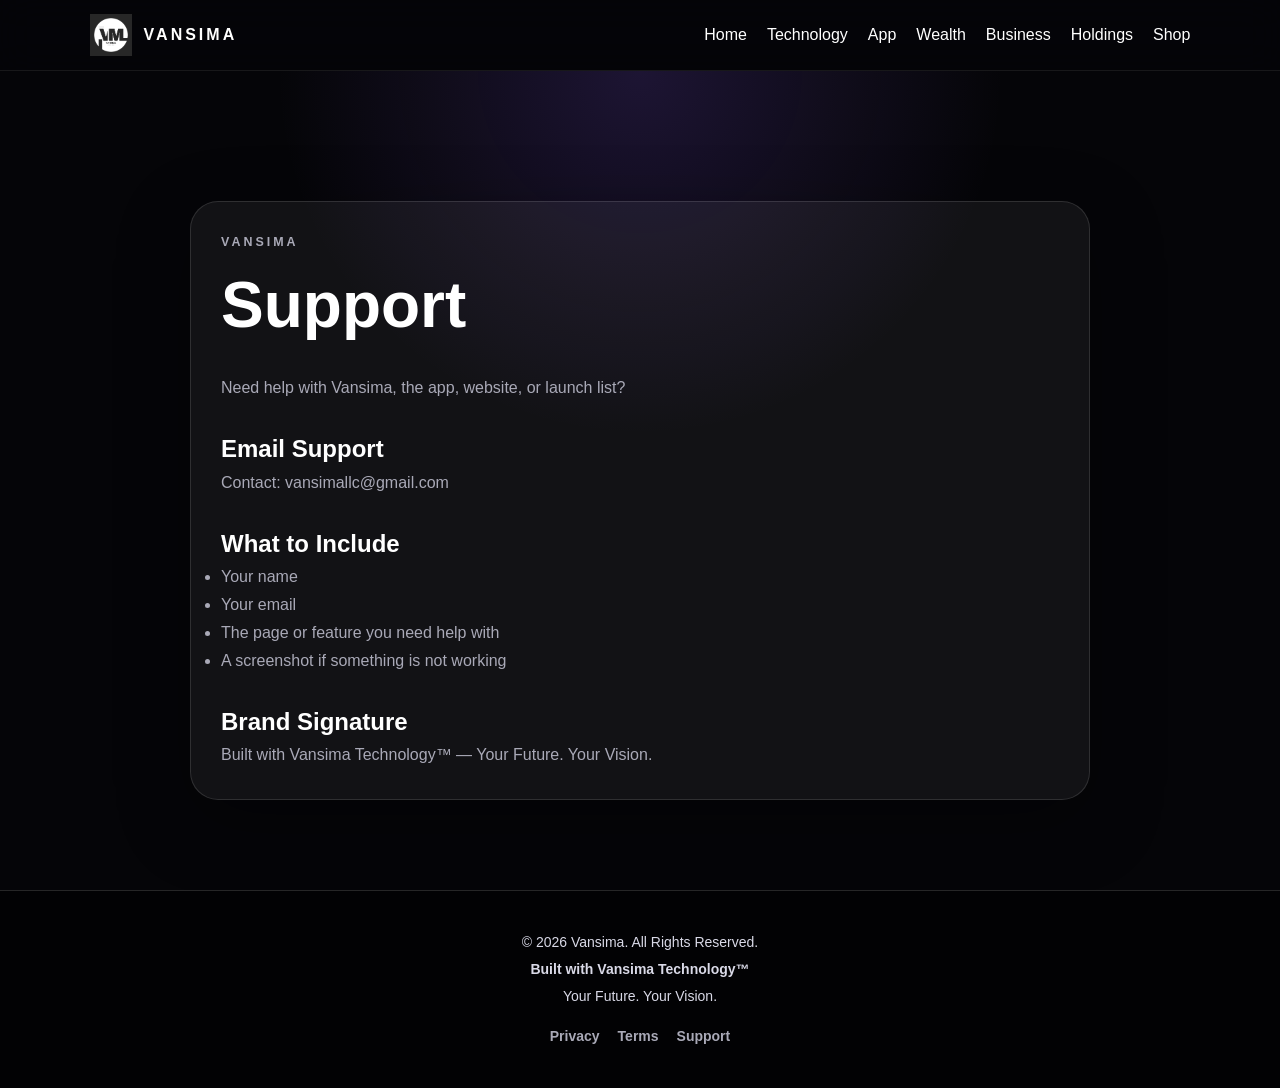
<file: Vansima_site/support.html>
<!DOCTYPE html><html lang="en"><head><meta charset="UTF-8"><meta name="viewport" content="width=device-width, initial-scale=1.0"><title>Vansima | Support</title><link rel="stylesheet" href="style.css"></head><body><header class="site-header"><nav class="navbar glass-nav"><a class="logo-lockup" href="index.html"><img src="vansima-logo.png" alt="Vansima logo" class="nav-logo"><span>VANSIMA</span></a><ul class="nav-links"><li><a href="index.html">Home</a></li><li><a href="technology.html">Technology</a></li><li><a href="app.html">App</a></li><li><a href="wealth.html">Wealth</a></li><li><a href="business.html">Business</a></li><li><a href="holdings.html">Holdings</a></li><li><a href="shop.html">Shop</a></li></ul></nav></header><main><section class="legal-section"><article class="legal-card"><p class="section-kicker">Vansima</p><h1>Support</h1><p>Need help with Vansima, the app, website, or launch list?</p><h2>Email Support</h2><p>Contact: vansimallc@gmail.com</p><h2>What to Include</h2><ul><li>Your name</li><li>Your email</li><li>The page or feature you need help with</li><li>A screenshot if something is not working</li></ul><h2>Brand Signature</h2><p>Built with Vansima Technology™ — Your Future. Your Vision.</p></article></section></main><footer class="site-footer-dark"><p>© 2026 Vansima. All Rights Reserved.</p><p><strong>Built with Vansima Technology™</strong></p><p>Your Future. Your Vision.</p><nav class="footer-links"><a href="privacy.html">Privacy</a><a href="terms.html">Terms</a><a href="support.html">Support</a></nav></footer></body></html>
</file>
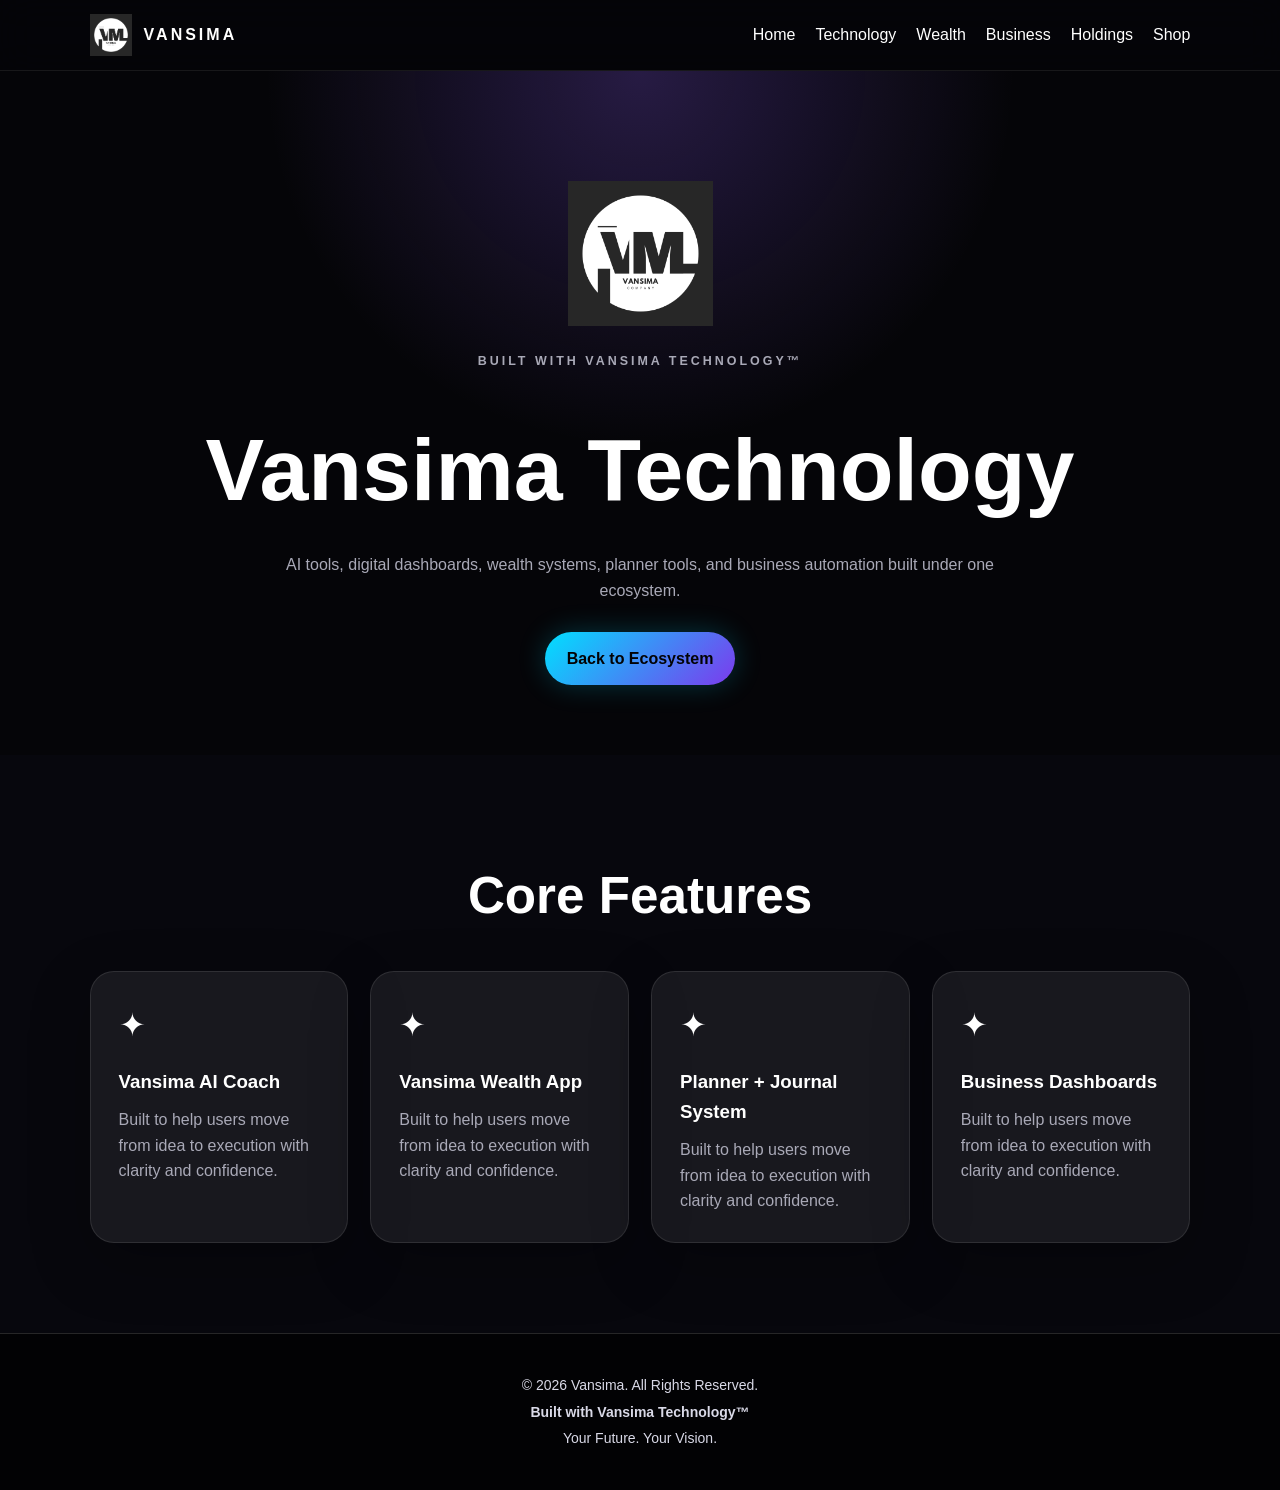
<file: Vansima_site/technology.html>
<!DOCTYPE html><html lang="en"><head><meta charset="UTF-8"><meta name="viewport" content="width=device-width, initial-scale=1.0"><title>Vansima Technology</title><link rel="stylesheet" href="style.css"></head><body><header class="site-header"><nav class="navbar glass-nav"><a class="logo-lockup" href="index.html"><img src="vansima-logo.png" alt="Vansima logo" class="nav-logo"><span>VANSIMA</span></a><ul class="nav-links"><li><a href="index.html">Home</a></li><li><a href="technology.html">Technology</a></li><li><a href="wealth.html">Wealth</a></li><li><a href="business.html">Business</a></li><li><a href="holdings.html">Holdings</a></li><li><a href="shop.html">Shop</a></li></ul></nav></header><main><section class="page-hero"><img src="vansima-logo.png" alt="Vansima logo" class="page-logo"><p class="eyebrow">Built with Vansima Technology™</p><h1>Vansima Technology</h1><p>AI tools, digital dashboards, wealth systems, planner tools, and business automation built under one ecosystem.</p><a class="btn-primary" href="index.html">Back to Ecosystem</a></section><section class="ecosystem-section"><h2>Core Features</h2><div class="ecosystem-grid"><article class="ecosystem-card"><span class="card-icon">✦</span><h3>Vansima AI Coach</h3><p>Built to help users move from idea to execution with clarity and confidence.</p></article><article class="ecosystem-card"><span class="card-icon">✦</span><h3>Vansima Wealth App</h3><p>Built to help users move from idea to execution with clarity and confidence.</p></article><article class="ecosystem-card"><span class="card-icon">✦</span><h3>Planner + Journal System</h3><p>Built to help users move from idea to execution with clarity and confidence.</p></article><article class="ecosystem-card"><span class="card-icon">✦</span><h3>Business Dashboards</h3><p>Built to help users move from idea to execution with clarity and confidence.</p></article></div></section></main><footer class="site-footer-dark"><p>© 2026 Vansima. All Rights Reserved.</p><p><strong>Built with Vansima Technology™</strong></p><p>Your Future. Your Vision.</p></footer></body></html>
</file>
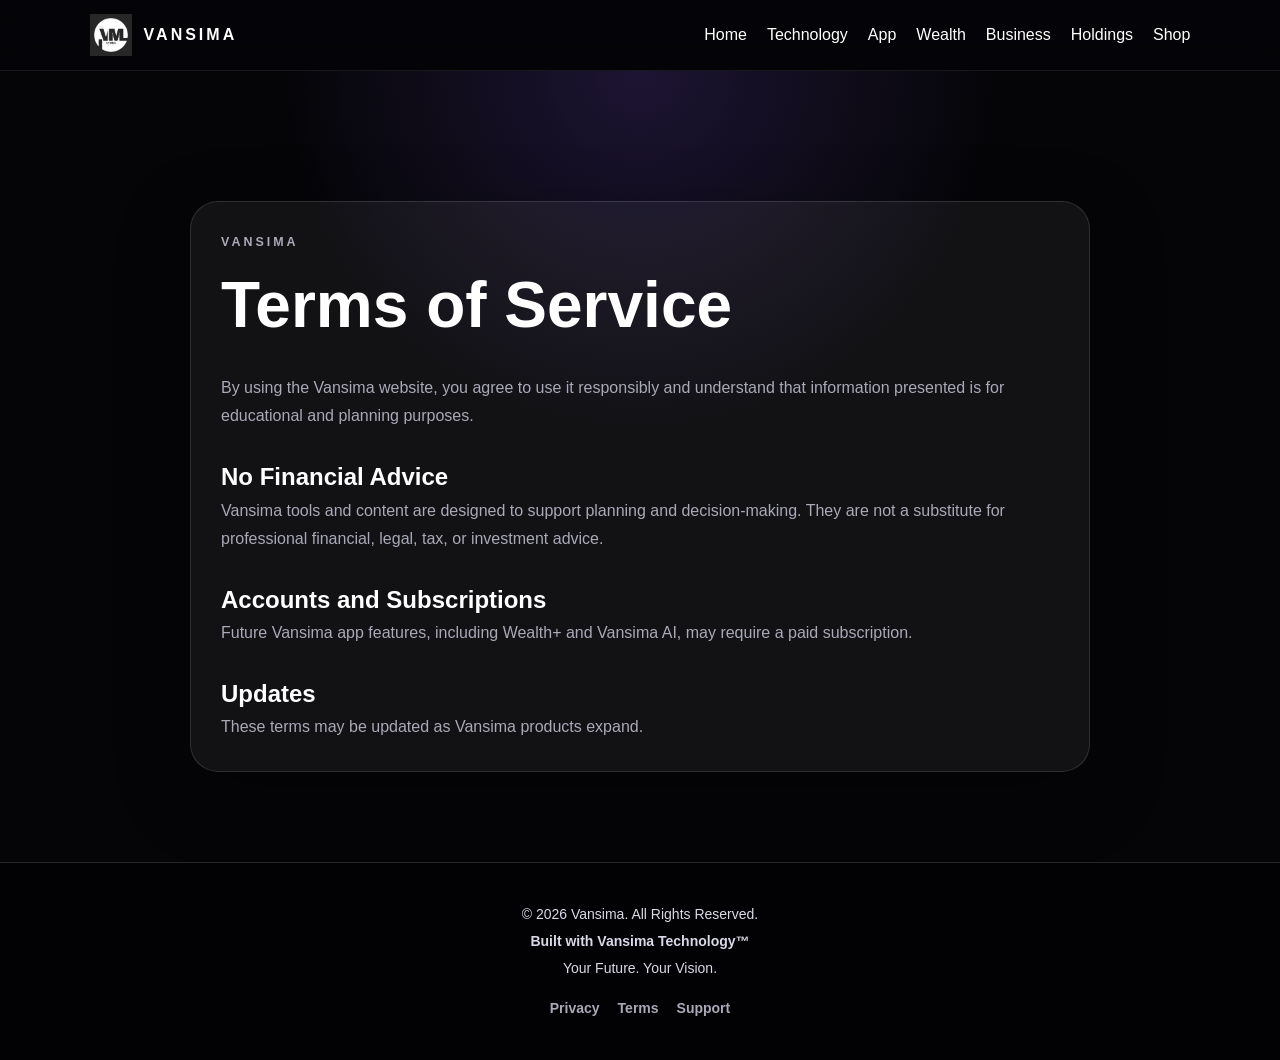
<file: Vansima_site/terms.html>
<!DOCTYPE html><html lang="en"><head><meta charset="UTF-8"><meta name="viewport" content="width=device-width, initial-scale=1.0"><title>Vansima | Terms of Service</title><link rel="stylesheet" href="style.css"></head><body><header class="site-header"><nav class="navbar glass-nav"><a class="logo-lockup" href="index.html"><img src="vansima-logo.png" alt="Vansima logo" class="nav-logo"><span>VANSIMA</span></a><ul class="nav-links"><li><a href="index.html">Home</a></li><li><a href="technology.html">Technology</a></li><li><a href="app.html">App</a></li><li><a href="wealth.html">Wealth</a></li><li><a href="business.html">Business</a></li><li><a href="holdings.html">Holdings</a></li><li><a href="shop.html">Shop</a></li></ul></nav></header><main><section class="legal-section"><article class="legal-card"><p class="section-kicker">Vansima</p><h1>Terms of Service</h1><p>By using the Vansima website, you agree to use it responsibly and understand that information presented is for educational and planning purposes.</p><h2>No Financial Advice</h2><p>Vansima tools and content are designed to support planning and decision-making. They are not a substitute for professional financial, legal, tax, or investment advice.</p><h2>Accounts and Subscriptions</h2><p>Future Vansima app features, including Wealth+ and Vansima AI, may require a paid subscription.</p><h2>Updates</h2><p>These terms may be updated as Vansima products expand.</p></article></section></main><footer class="site-footer-dark"><p>© 2026 Vansima. All Rights Reserved.</p><p><strong>Built with Vansima Technology™</strong></p><p>Your Future. Your Vision.</p><nav class="footer-links"><a href="privacy.html">Privacy</a><a href="terms.html">Terms</a><a href="support.html">Support</a></nav></footer></body></html>
</file>
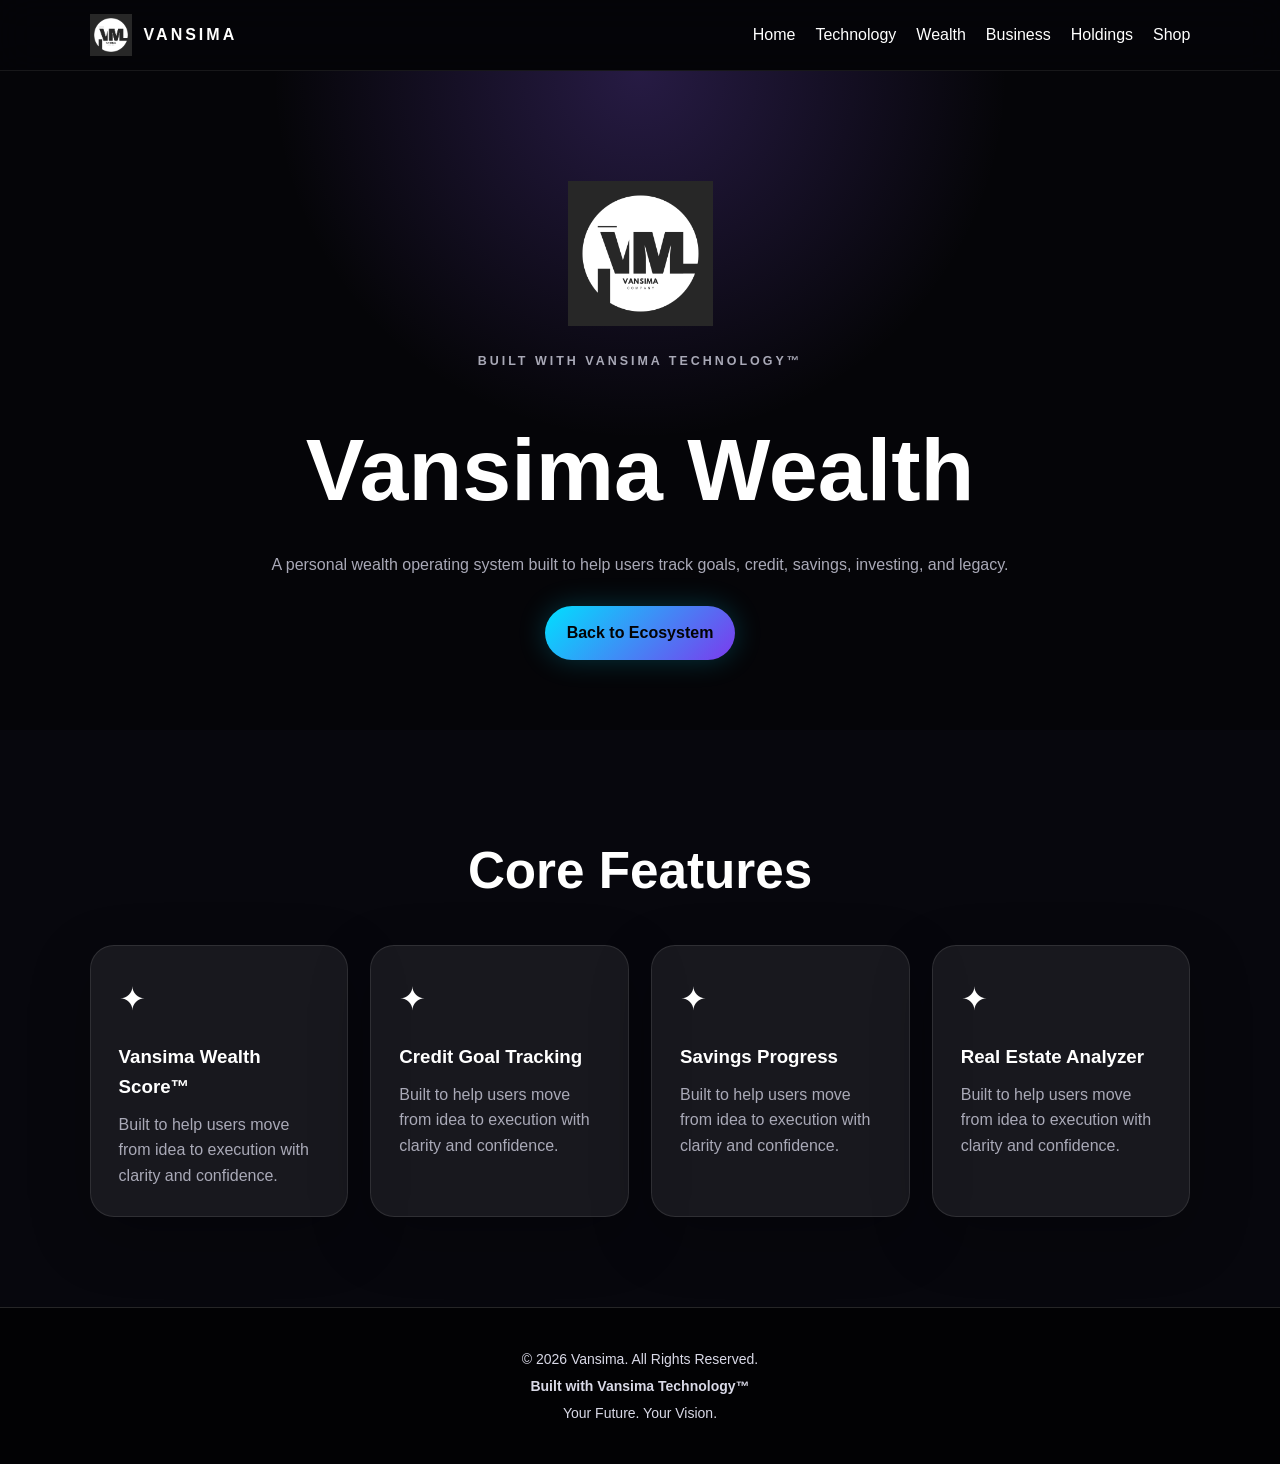
<file: Vansima_site/wealth.html>
<!DOCTYPE html><html lang="en"><head><meta charset="UTF-8"><meta name="viewport" content="width=device-width, initial-scale=1.0"><title>Vansima Wealth</title><link rel="stylesheet" href="style.css"></head><body><header class="site-header"><nav class="navbar glass-nav"><a class="logo-lockup" href="index.html"><img src="vansima-logo.png" alt="Vansima logo" class="nav-logo"><span>VANSIMA</span></a><ul class="nav-links"><li><a href="index.html">Home</a></li><li><a href="technology.html">Technology</a></li><li><a href="wealth.html">Wealth</a></li><li><a href="business.html">Business</a></li><li><a href="holdings.html">Holdings</a></li><li><a href="shop.html">Shop</a></li></ul></nav></header><main><section class="page-hero"><img src="vansima-logo.png" alt="Vansima logo" class="page-logo"><p class="eyebrow">Built with Vansima Technology™</p><h1>Vansima Wealth</h1><p>A personal wealth operating system built to help users track goals, credit, savings, investing, and legacy.</p><a class="btn-primary" href="index.html">Back to Ecosystem</a></section><section class="ecosystem-section"><h2>Core Features</h2><div class="ecosystem-grid"><article class="ecosystem-card"><span class="card-icon">✦</span><h3>Vansima Wealth Score™</h3><p>Built to help users move from idea to execution with clarity and confidence.</p></article><article class="ecosystem-card"><span class="card-icon">✦</span><h3>Credit Goal Tracking</h3><p>Built to help users move from idea to execution with clarity and confidence.</p></article><article class="ecosystem-card"><span class="card-icon">✦</span><h3>Savings Progress</h3><p>Built to help users move from idea to execution with clarity and confidence.</p></article><article class="ecosystem-card"><span class="card-icon">✦</span><h3>Real Estate Analyzer</h3><p>Built to help users move from idea to execution with clarity and confidence.</p></article></div></section></main><footer class="site-footer-dark"><p>© 2026 Vansima. All Rights Reserved.</p><p><strong>Built with Vansima Technology™</strong></p><p>Your Future. Your Vision.</p></footer></body></html>
</file>
<file: Vansima_site/style.css>
/* Reset */
* { margin: 0; padding: 0; box-sizing: border-box; }

/* Fonts & Colors */
body {
  font-family: 'Arial', sans-serif;
  background: #f8f9fb;
  color: #222;
  line-height: 1.6;
}

h1, h2, h3 {
  font-weight: bold;
}

a { text-decoration: none; color: inherit; }

/* Navbar */
.navbar {
  display: flex;
  justify-content: space-between;
  align-items: center;
  padding: 20px 10%;
  background: #000;
  color: #fff;
}

.navbar .logo {
  font-size: 24px;
  font-weight: bold;
  letter-spacing: 2px;
}

.nav-links {
  list-style: none;
  display: flex;
  gap: 20px;
}

.nav-links a {
  color: #fff;
  font-weight: 500;
}

/* Hero Section */
.hero {
  background: url('images/hero-banner.jpg') no-repeat center center/cover;
  height: 90vh;
  display: flex;
  align-items: center;
  justify-content: center;
  text-align: center;
  color: #fff;
  position: relative;
}

.hero::after {
  content: '';
  position: absolute;
  top: 0; left: 0;
  width: 100%; height: 100%;
  background: rgba(0,0,0,0.5);
}

.hero-text {
  position: relative;
  z-index: 1;
}

.hero-text h1 {
  font-size: 3rem;
  margin-bottom: 10px;
}

.btn-hero {
  background: #ff6600;
  color: #fff;
  padding: 12px 25px;
  border-radius: 5px;
  font-weight: bold;
  display: inline-block;
  margin-top: 15px;
}

/* Store Section */
.store {
  padding: 60px 10%;
  text-align: center;
}

.product-grid {
  display: grid;
  grid-template-columns: repeat(auto-fit, minmax(220px, 1fr));
  gap: 20px;
  margin-top: 30px;
}

.product-card {
  background: #fff;
  border-radius: 8px;
  padding: 20px;
  box-shadow: 0 4px 8px rgba(0,0,0,0.05);
  transition: transform 0.2s;
}

.product-card:hover {
  transform: translateY(-5px);
}

.product-card img {
  max-width: 100%;
  border-radius: 8px;
  margin-bottom: 15px;
}

.product-card button {
  background: #000;
  color: #fff;
  padding: 10px 18px;
  border: none;
  border-radius: 5px;
  cursor: pointer;
  font-weight: bold;
}

/* Hub Section */
.hub {
  background: #111;
  color: #fff;
  text-align: center;
  padding: 60px 10%;
}

.hub .btn {
  display: inline-block;
  margin-top: 20px;
  padding: 12px 25px;
  background: #0099ff;
  color: #fff;
  border-radius: 5px;
  font-weight: bold;
  cursor: pointer;
  transition: background 0.3s, box-shadow 0.3s;
  animation: float 6s infinite ease-in-out;
}

/* Newsletter */
.newsletter {
  text-align: center;
  padding: 60px 10%;
}

.newsletter form {
  margin-top: 20px;
}

.newsletter input {
  padding: 12px;
  width: 250px;
  max-width: 80%;
  border: 1px solid #ccc;
  border-radius: 5px;
  margin-right: 10px;
}

.newsletter button {
  padding: 12px 20px;
  border: none;
  background: #000;
  color: #fff;
  border-radius: 5px;
  cursor: pointer;
  font-weight: bold;
}

/* Footer */
footer {
  text-align: center;
  padding: 20px;
  background: #000;
  color: #fff;
  font-size: 14px;
}

/* Futuristic Animated Display */
.futuristic-display {
  position: relative;
  height: 90vh;
  display: flex;
  justify-content: center;
  align-items: center;
  flex-direction: column;
  font-family: 'Orbitron', sans-serif;
  text-align: center;
  overflow: hidden;
}

.silhouette {
  width: 150px;
  height: 300px;
  border: 2px solid #00ffe5;
  border-radius: 70px;
  margin-bottom: 40px;
  animation: glow 2s infinite alternate;
}

.floating-block {
  position: absolute;
  color: #fff;
  font-size: 22px;
  padding: 10px 20px;
  border: 1px solid #00ffe5;
  background: rgba(0, 255, 229, 0.08);
  box-shadow: 0 0 15px #00ffe5;
  animation: float 6s infinite ease-in-out;
}

.dream { top: 20%; left: 15%; }
.focus { top: 40%; right: 15%; }
.freedom { bottom: 30%; left: 20%; }
.productivity { bottom: 20%; right: 20%; }

.brand-message {
  margin-top: 60px;
  color: #00ffe5;
  text-shadow: 0 0 10px #00ffe5, 0 0 20px #00ffe5, 0 0 40px #00ffe5;
  animation: glow 2s ease-in-out infinite alternate;
}

@keyframes glow {
  from { box-shadow: 0 0 5px #00ffe5; }
  to { box-shadow: 0 0 25px #00ffe5, 0 0 50px #00ffe5; }
}

@keyframes float {
  0%, 100% { transform: translateY(0); }
  50% { transform: translateY(-20px); }
}

/* Futuristic Animated Hero */
.hero.futuristic-display {
  position: relative;
  height: 100vh;
  display: flex;
  justify-content: center;
  align-items: center;
  flex-direction: column;
  font-family: 'Orbitron', sans-serif;
  text-align: center;
  background: radial-gradient(circle at center, #0a0a0a 0%, #000 100%);
  color: #e0e0e0;
  overflow: hidden;
}

.hero.futuristic-display .hero-text h1 {
  color: #00e0ff;
  text-shadow: 0 0 10px #00e0ff, 0 0 20px #00aaff;
}

.hero.futuristic-display .btn-hero {
  background: #00e0ff;
  color: #000;
  border: none;
  box-shadow: 0 0 10px #00e0ff, 0 0 20px #00aaff;
}

.silhouette {
  position: absolute;
  top: 50%;
  left: 50%;
  transform: translate(-50%, -50%);
  width: 150px;
  height: 300px;
  border: 2px solid rgba(0, 224, 255, 0.6);
  border-radius: 70px;
  animation: glow 3s infinite alternate;
  z-index: 1;
}

.floating-block {
  position: absolute;
  color: #00e0ff;
  font-size: 18px;
  padding: 8px 16px;
  border: 1px solid rgba(0, 224, 255, 0.4);
  background: rgba(0, 224, 255, 0.05);
  box-shadow: 0 0 8px rgba(0, 224, 255, 0.4);
  animation: float 6s infinite ease-in-out;
  z-index: 0;
}

.dream { top: 20%; left: 15%; }
.focus { top: 30%; right: 15%; }
.freedom { bottom: 30%; left: 20%; }
.productivity { bottom: 20%; right: 20%; }

@keyframes glow {
  from { box-shadow: 0 0 5px rgba(0, 224, 255, 0.3); }
  to { box-shadow: 0 0 20px rgba(0, 224, 255, 0.8); }
}

@keyframes float {
  0%, 100% { transform: translateY(0); }
  50% { transform: translateY(-15px); }
}

.cart-btn {
  position: fixed;
  top: 20px;
  right: 20px;
  background: #000;
  color: #fff;
  border: none;
  padding: 10px 14px;
  cursor: pointer;
  border-radius: 6px;
  font-size: 1rem;
  z-index: 9999;
}

.cart-drawer {
  position: fixed;
  top: 0;
  right: 0;
  width: 350px;
  height: 100%;
  background: rgba(15, 15, 15, 0.95);
  color: #fff;
  transform: translateX(100%);
  transition: transform 0.3s ease;
  padding: 20px;
  z-index: 10000;
  overflow-y: auto;
}

.cart-drawer.active {
  transform: translateX(0);
}

.cart-header {
  display: flex;
  justify-content: space-between;
  align-items: center;
}

.cart-footer {
  margin-top: 20px;
}

.hidden {
  display: none;
}
.quote-box {
  background: transparent; /* or your Vansima theme background */
  color: #222; /* <-- this sets the main quote color */
  padding: 25px;
  border-radius: 12px;
  text-align: center;
  font-family: "Poppins", sans-serif;
  margin: 30px auto;
  max-width: 600px;
}

#quote-text {
  font-size: 1.3rem;
  color: #eef6f1; /* <-- main quote color */
}

#quote-author {
  font-size: 1rem;
  color: #555; /* <-- author text color */
  opacity: 0.9;
}



/* ===== Vansima Technology Website 2.0 ===== */
:root {
  --v-black: #050508;
  --v-panel: rgba(255,255,255,0.07);
  --v-purple: #8b5cf6;
  --v-cyan: #00e0ff;
  --v-text: #f8fafc;
  --v-muted: #a9b3c6;
}
body {
  background: var(--v-black);
  color: var(--v-text);
}
.site-header {
  position: sticky;
  top: 0;
  z-index: 1000;
}
.glass-nav {
  background: rgba(5, 5, 8, 0.88);
  backdrop-filter: blur(18px);
  border-bottom: 1px solid rgba(255,255,255,0.08);
  padding: 14px 7%;
}
.logo-lockup {
  display: flex;
  align-items: center;
  gap: 12px;
  color: #fff;
  font-weight: 900;
  letter-spacing: 3px;
}
.nav-logo {
  width: 42px;
  height: 42px;
  object-fit: contain;
}
.nav-links { flex-wrap: wrap; justify-content: flex-end; }
.nav-links a:hover { color: var(--v-cyan); }
.tech-hero {
  min-height: 92vh;
  height: auto;
  padding: 110px 7% 80px;
  background:
    radial-gradient(circle at 50% 30%, rgba(139,92,246,0.25), transparent 34%),
    radial-gradient(circle at 80% 20%, rgba(0,224,255,0.16), transparent 26%),
    linear-gradient(135deg, #050508 0%, #090919 60%, #020204 100%);
  overflow: hidden;
}
.tech-hero::after { display: none; }
.hero-glow {
  position: absolute;
  width: 420px;
  height: 420px;
  border-radius: 50%;
  background: rgba(139,92,246,0.16);
  filter: blur(70px);
  animation: pulseGlow 5s ease-in-out infinite alternate;
}
.hero-content {
  max-width: 980px;
  margin: 0 auto;
  text-align: center;
  position: relative;
  z-index: 2;
}
.hero-logo {
  width: 180px;
  max-width: 55vw;
  margin-bottom: 22px;
  filter: drop-shadow(0 0 24px rgba(139,92,246,0.38));
}
.eyebrow, .section-kicker {
  color: var(--v-cyan);
  text-transform: uppercase;
  letter-spacing: 3px;
  font-weight: 800;
  font-size: 0.78rem;
}
.tech-hero h1 {
  font-size: clamp(2.7rem, 8vw, 6.4rem);
  line-height: 0.95;
  margin: 18px 0;
  color: #fff;
  text-shadow: 0 0 30px rgba(0,224,255,0.18);
}
.hero-subtitle {
  font-size: clamp(1.35rem, 3vw, 2.2rem);
  color: #fff;
  margin-bottom: 18px;
}
.hero-copy {
  max-width: 730px;
  margin: 0 auto;
  color: var(--v-muted);
  font-size: 1.08rem;
}
.hero-actions {
  display: flex;
  justify-content: center;
  gap: 16px;
  flex-wrap: wrap;
  margin-top: 34px;
}
.btn-primary, .btn-secondary {
  display: inline-block;
  padding: 14px 22px;
  border-radius: 999px;
  font-weight: 800;
  transition: transform .2s ease, box-shadow .2s ease;
}
.btn-primary {
  background: linear-gradient(135deg, var(--v-cyan), var(--v-purple));
  color: #030305;
  box-shadow: 0 0 28px rgba(0,224,255,.22);
}
.btn-secondary {
  border: 1px solid rgba(255,255,255,.18);
  color: #fff;
  background: rgba(255,255,255,.05);
}
.btn-primary:hover, .btn-secondary:hover { transform: translateY(-3px); }
.ecosystem-section {
  padding: 90px 7%;
  background: #07070d;
  text-align: center;
}
.ecosystem-section h2, .signature-section h2, .cta-section h2 {
  font-size: clamp(2rem, 4vw, 3.3rem);
  margin: 10px auto 28px;
  max-width: 820px;
}
.ecosystem-grid {
  display: grid;
  grid-template-columns: repeat(auto-fit, minmax(230px, 1fr));
  gap: 22px;
  margin-top: 34px;
}
.ecosystem-card {
  background: var(--v-panel);
  border: 1px solid rgba(255,255,255,.1);
  border-radius: 24px;
  padding: 28px;
  text-align: left;
  box-shadow: 0 20px 60px rgba(0,0,0,.25);
}
.ecosystem-card:hover {
  border-color: rgba(0,224,255,.35);
  transform: translateY(-4px);
  transition: .25s ease;
}
.card-icon { font-size: 2rem; }
.ecosystem-card h3 { margin: 16px 0 10px; color: #fff; }
.ecosystem-card p { color: var(--v-muted); }
.ecosystem-card a { color: var(--v-cyan); font-weight: 800; display: inline-block; margin-top: 18px; }
.signature-section {
  padding: 90px 7%;
  display: grid;
  grid-template-columns: 1.2fr .8fr;
  gap: 30px;
  align-items: center;
  background: linear-gradient(135deg, #050508, #11112a);
}
.signature-section p { color: var(--v-muted); max-width: 640px; }
.signature-card {
  border: 1px solid rgba(0,224,255,.25);
  border-radius: 28px;
  padding: 38px;
  background: rgba(0,224,255,.05);
  text-align: center;
  box-shadow: 0 0 60px rgba(0,224,255,.08);
}
.signature-card p { color: #fff; font-size: 1.5rem; font-weight: 900; margin: 0 auto 12px; }
.signature-card span { color: var(--v-cyan); }
.cta-section {
  padding: 85px 7%;
  text-align: center;
  background: #090912;
}
.email-form { display: flex; justify-content: center; gap: 12px; flex-wrap: wrap; margin-top: 24px; }
.email-form input { padding: 15px 18px; min-width: 280px; border-radius: 999px; border: 1px solid rgba(255,255,255,.18); background: rgba(255,255,255,.07); color: #fff; }
.email-form button { border: none; border-radius: 999px; padding: 15px 24px; font-weight: 900; background: var(--v-cyan); color: #000; }
.site-footer-dark {
  background: #000;
  color: #fff;
  text-align: center;
  padding: 32px 18px;
  line-height: 1.9;
  border-top: 1px solid rgba(255,255,255,.08);
}
.page-hero {
  min-height: 72vh;
  padding: 110px 7% 70px;
  text-align: center;
  background: radial-gradient(circle at top, rgba(139,92,246,.25), transparent 40%), #050508;
}
.page-logo { width: 145px; margin-bottom: 18px; }
.page-hero h1 { font-size: clamp(2.6rem, 7vw, 5.5rem); margin: 12px 0; }
.page-hero p { color: var(--v-muted); max-width: 760px; margin: 0 auto 28px; }
@keyframes pulseGlow { from { transform: scale(.92); opacity:.55;} to { transform: scale(1.08); opacity:1;} }
@media (max-width: 850px) {
  .navbar { align-items: flex-start; gap: 18px; }
  .nav-links { gap: 12px; font-size: .9rem; }
  .signature-section { grid-template-columns: 1fr; }
  .tech-hero { padding-top: 85px; }
}


/* =========================
   VANSIMA WEBSITE V2.1
   App, Wealth+, Waitlist, Mobile, Legal Pages
========================= */
.section-heading { text-align: center; max-width: 900px; margin: 0 auto 34px; }
.section-heading p { color: var(--v-muted); }
.app-showcase-section,
.ai-preview-section,
.wealth-plus-section,
.legal-section {
  padding: 90px 7%;
  background: radial-gradient(circle at top, rgba(139,92,246,.18), transparent 35%), #050508;
  color: #fff;
}
.app-showcase-grid,
.pricing-grid {
  display: grid;
  grid-template-columns: repeat(2, minmax(0, 1fr));
  gap: 28px;
  align-items: center;
  max-width: 1120px;
  margin: 0 auto;
}
.phone-card,
.app-copy-card,
.ai-preview-card,
.pricing-card,
.legal-card {
  background: rgba(255,255,255,.055);
  border: 1px solid rgba(255,255,255,.12);
  border-radius: 28px;
  padding: 30px;
  box-shadow: 0 22px 70px rgba(0,0,0,.35);
}
.phone-shell {
  width: min(310px, 100%);
  margin: 0 auto;
  padding: 14px;
  border-radius: 42px;
  background: #08080d;
  border: 1px solid rgba(255,255,255,.18);
}
.phone-screen {
  min-height: 520px;
  border-radius: 32px;
  padding: 54px 24px;
  background: linear-gradient(180deg, #0b0b14, #020204);
  text-align: center;
}
.mini-eyebrow { color: #8b5cf6; font-weight: 900; font-size: .8rem; }
.phone-screen h3 { font-size: 2rem; margin: 16px 0 6px; }
.phone-screen span { color: var(--v-muted); }
.mock-input { height: 54px; border: 1px solid rgba(255,255,255,.15); border-radius: 16px; margin-top: 28px; background: rgba(255,255,255,.05); }
.mock-input.short { margin-top: 14px; }
.mock-button { margin-top: 24px; padding: 16px; border-radius: 18px; background: linear-gradient(135deg, #6d5dfc, #7c3aed); font-weight: 900; }
.feature-checklist { list-style: none; padding: 0; margin: 22px 0 28px; }
.feature-checklist li { padding: 12px 0; color: var(--v-muted); border-bottom: 1px solid rgba(255,255,255,.08); }
.feature-checklist li::before { content: "✓"; color: var(--v-cyan); font-weight: 900; margin-right: 10px; }
.ai-preview-section { text-align: center; background: #090912; }
.ai-preview-card { max-width: 780px; margin: 30px auto 20px; text-align: left; }
.question-bubble,
.answer-bubble { padding: 18px 20px; border-radius: 20px; margin: 12px 0; }
.question-bubble { background: rgba(255,255,255,.08); color: #fff; }
.answer-bubble { background: rgba(139,92,246,.18); border: 1px solid rgba(139,92,246,.35); color: #eee; }
.locked-note,.form-note { color: var(--v-muted); font-size: .95rem; }
.wealth-plus-section { background: linear-gradient(135deg, #050508, #11112a); }
.pricing-card h3 { font-size: 2rem; margin: 0 0 8px; }
.price { font-size: 2.6rem; font-weight: 900; margin: 8px 0 18px; color: #fff; }
.price span { font-size: 1rem; color: var(--v-muted); }
.pricing-card ul { padding-left: 20px; color: var(--v-muted); line-height: 2; }
.premium-plan { border-color: rgba(0,224,255,.35); box-shadow: 0 0 80px rgba(0,224,255,.08); position: relative; }
.plan-badge { display: inline-block; padding: 8px 12px; border-radius: 999px; background: rgba(0,224,255,.14); color: var(--v-cyan); font-weight: 900; margin-bottom: 14px; }
.waitlist-section .form-note { margin-top: 14px; }
.footer-links { display: flex; justify-content: center; gap: 18px; margin-top: 14px; flex-wrap: wrap; }
.footer-links a { color: var(--v-muted); font-weight: 800; }
.legal-section { min-height: 72vh; padding-top: 130px; }
.legal-card { max-width: 900px; margin: 0 auto; }
.legal-card h1 { font-size: clamp(2.2rem, 5vw, 4rem); margin-bottom: 18px; }
.legal-card h2 { margin-top: 28px; color: #fff; }
.legal-card p, .legal-card li { color: var(--v-muted); line-height: 1.75; }

/* Better mobile layout */
@media (max-width: 768px) {
  body { overflow-x: hidden; }
  .navbar, .glass-nav { flex-direction: column; gap: 18px; padding: 18px 20px; align-items: center; }
  .logo-lockup { justify-content: center; }
  .nav-links { flex-wrap: wrap; justify-content: center; gap: 12px; padding: 0; }
  .nav-links a { font-size: 14px; }
  .hero, .tech-hero, .page-hero { min-height: auto; padding: 70px 22px 50px; text-align: center; }
  .hero-logo, .page-logo { width: 125px; margin-bottom: 20px; }
  .eyebrow, .section-kicker { font-size: 13px; letter-spacing: 1.5px; }
  .hero h1, .tech-hero h1, .page-hero h1 { font-size: 38px; line-height: 1.08; margin: 14px 0; }
  .hero-subtitle, .hero-copy { font-size: 16px; line-height: 1.55; }
  .hero-actions, .cta-row { flex-direction: column; width: 100%; gap: 14px; }
  .btn-primary, .btn-secondary, .btn { width: 100%; text-align: center; padding: 16px 20px; font-size: 16px; box-sizing: border-box; }
  .ecosystem-section, .signature-section, .cta-section, .app-showcase-section, .ai-preview-section, .wealth-plus-section, .legal-section { padding: 55px 22px; }
  .ecosystem-section h2, .signature-section h2, .cta-section h2, .section-heading h2, .ai-preview-section h2, .wealth-plus-section h2 { font-size: 30px; line-height: 1.15; }
  .ecosystem-grid, .app-showcase-grid, .pricing-grid { grid-template-columns: 1fr; gap: 18px; }
  .ecosystem-card, .phone-card, .app-copy-card, .ai-preview-card, .pricing-card, .signature-card, .legal-card { padding: 22px; border-radius: 22px; }
  .phone-screen { min-height: 450px; padding: 42px 20px; }
  .email-form, .mailchimp-form { flex-direction: column; gap: 12px; align-items: stretch; }
  .email-form input, .email-form button { width: 100%; min-width: 0; box-sizing: border-box; }
  .site-footer-dark { padding: 35px 20px; text-align: center; }
  .footer-links { flex-direction: column; gap: 12px; }
}
@media (max-width: 430px) {
  .hero h1, .tech-hero h1, .page-hero h1 { font-size: 32px; }
  .hero-logo, .page-logo { width: 110px; }
  .ecosystem-section h2, .signature-section h2, .cta-section h2, .section-heading h2, .ai-preview-section h2, .wealth-plus-section h2 { font-size: 27px; }
  .phone-shell { padding: 10px; border-radius: 34px; }
  .phone-screen { border-radius: 26px; }
}

/* =========================
   VANSIMA MARKETPLACE V2.2
   Premium shop redesign
========================= */
:root {
  --v-bg: #050507;
  --v-card: rgba(255,255,255,.07);
  --v-card-strong: rgba(255,255,255,.1);
  --v-line: rgba(255,255,255,.14);
  --v-text: #ffffff;
  --v-muted: #a9a9b7;
  --v-purple: #7c3aed;
  --v-purple-2: #5b5bff;
  --v-cyan: #00e0ff;
  --v-gold: #f6c453;
}

body.marketplace-page {
  background:
    radial-gradient(circle at 12% 8%, rgba(124,58,237,.32), transparent 34%),
    radial-gradient(circle at 86% 18%, rgba(0,224,255,.16), transparent 30%),
    linear-gradient(180deg, #020204 0%, #090912 42%, #030305 100%);
  color: var(--v-text);
  overflow-x: hidden;
}

.marketplace-page .marketplace-header { position: sticky; top: 0; z-index: 50; }
.marketplace-page .navbar.glass-nav {
  background: rgba(3,3,7,.74);
  backdrop-filter: blur(18px);
  border-bottom: 1px solid var(--v-line);
}
.marketplace-page .logo-lockup { display: flex; align-items: center; gap: 12px; font-weight: 900; letter-spacing: 2px; }
.marketplace-page .nav-logo { width: 38px; height: 38px; border-radius: 50%; object-fit: cover; }
.marketplace-page .nav-links a.active,
.marketplace-page .nav-links a:hover { color: #b79cff; }

.marketplace-hero {
  min-height: 76vh;
  padding: 120px 8% 70px;
  text-align: center;
  position: relative;
  overflow: hidden;
  display: flex;
  flex-direction: column;
  justify-content: center;
  align-items: center;
}
.marketplace-hero::before {
  content: "";
  position: absolute;
  inset: 0;
  background:
    linear-gradient(rgba(255,255,255,.025) 1px, transparent 1px),
    linear-gradient(90deg, rgba(255,255,255,.025) 1px, transparent 1px);
  background-size: 42px 42px;
  mask-image: radial-gradient(circle, black 24%, transparent 72%);
  pointer-events: none;
}
.marketplace-orb { position: absolute; border-radius: 50%; filter: blur(8px); opacity: .45; pointer-events: none; }
.orb-one { width: 260px; height: 260px; background: var(--v-purple); left: -80px; top: 120px; }
.orb-two { width: 210px; height: 210px; background: var(--v-cyan); right: -70px; bottom: 80px; }
.marketplace-hero h1 {
  font-size: clamp(3.4rem, 9vw, 8rem);
  line-height: .92;
  letter-spacing: -5px;
  max-width: 1050px;
  margin: 12px auto 18px;
  text-shadow: 0 0 44px rgba(124,58,237,.3);
}
.marketplace-hero .hero-copy { max-width: 780px; color: var(--v-muted); font-size: clamp(1.1rem, 2vw, 1.45rem); }
.marketplace-actions { justify-content: center; margin-top: 28px; }
.marketplace-stat-strip {
  display: flex;
  flex-wrap: wrap;
  justify-content: center;
  gap: 12px;
  margin-top: 42px;
  position: relative;
  z-index: 2;
}
.marketplace-stat-strip span {
  padding: 10px 16px;
  border-radius: 999px;
  background: rgba(255,255,255,.07);
  border: 1px solid var(--v-line);
  color: #e9e9ff;
  font-weight: 800;
  font-size: .9rem;
}

.marketplace-categories,
.marketplace-products-section,
.featured-product-section,
.coming-soon-section,
.marketplace-cta-section { padding: 72px 8%; }

.marketplace-categories {
  display: grid;
  grid-template-columns: repeat(4, minmax(0, 1fr));
  gap: 18px;
}
.market-category-card,
.market-product-card,
.featured-product-card,
.coming-grid > div,
.marketplace-cta-section .signature-card {
  background: linear-gradient(180deg, rgba(255,255,255,.095), rgba(255,255,255,.045));
  border: 1px solid var(--v-line);
  border-radius: 28px;
  box-shadow: 0 28px 90px rgba(0,0,0,.24);
}
.market-category-card { padding: 28px; transition: transform .2s ease, border-color .2s ease; }
.market-category-card:hover { transform: translateY(-6px); border-color: rgba(124,58,237,.45); }
.market-category-card span { font-size: 2rem; display: inline-block; margin-bottom: 16px; }
.market-category-card h3 { color: #fff; font-size: 1.35rem; margin-bottom: 8px; }
.market-category-card p { color: var(--v-muted); }
.spark-card { box-shadow: 0 0 70px rgba(124,58,237,.12); }

.featured-product-card {
  display: grid;
  grid-template-columns: 1.1fr .9fr;
  gap: 28px;
  padding: clamp(28px, 5vw, 60px);
  align-items: center;
  background:
    radial-gradient(circle at 78% 26%, rgba(124,58,237,.28), transparent 30%),
    linear-gradient(135deg, rgba(255,255,255,.105), rgba(255,255,255,.04));
}
.featured-copy h2 { font-size: clamp(2.5rem, 6vw, 5rem); margin: 8px 0; }
.featured-copy > p { color: var(--v-muted); font-size: 1.15rem; max-width: 620px; }
.market-phone-shell { max-width: 330px; margin: 0 auto; padding: 14px; background: #050508; border: 1px solid rgba(255,255,255,.22); border-radius: 46px; }
.market-phone-screen { min-height: 520px; border-radius: 34px; padding: 54px 22px; text-align: center; background: linear-gradient(180deg, #101026, #030306); }
.market-phone-screen span { color: #a78bfa; font-weight: 900; font-size: .85rem; }
.market-phone-screen h3 { color: #fff; font-size: 2.4rem; margin: 14px 0 6px; }
.market-phone-screen p { color: var(--v-muted); }
.score-ring {
  width: 150px;
  height: 150px;
  border-radius: 50%;
  margin: 46px auto 16px;
  display: grid;
  place-items: center;
  font-weight: 900;
  font-size: 3rem;
  color: #fff;
  background:
    radial-gradient(circle at center, #111126 58%, transparent 60%),
    conic-gradient(var(--v-cyan) 0 82%, rgba(255,255,255,.12) 82% 100%);
  box-shadow: 0 0 52px rgba(0,224,255,.14);
}
.market-phone-screen small { color: var(--v-gold); font-weight: 900; }

.marketplace-products-section .section-heading { text-align: center; max-width: 850px; margin: 0 auto 34px; }
.marketplace-products-section .section-heading h2 { font-size: clamp(2.1rem, 5vw, 4rem); }
.marketplace-grid {
  display: grid;
  grid-template-columns: repeat(3, minmax(0, 1fr));
  gap: 24px;
}
.market-product-card {
  position: relative;
  overflow: hidden;
  transition: transform .22s ease, box-shadow .22s ease, border-color .22s ease;
}
.market-product-card:hover {
  transform: translateY(-8px) scale(1.01);
  border-color: rgba(124,58,237,.55);
  box-shadow: 0 34px 100px rgba(0,0,0,.36), 0 0 70px rgba(124,58,237,.12);
}
.market-product-card img {
  width: 100%;
  height: 315px;
  object-fit: cover;
  display: block;
  background: rgba(255,255,255,.04);
}
.market-product-body { padding: 24px; }
.market-product-body h3 { color: #fff; font-size: 1.65rem; margin: 4px 0 10px; }
.market-product-body p { color: var(--v-muted); }
.product-badge {
  position: absolute;
  top: 16px;
  left: 16px;
  z-index: 2;
  padding: 8px 12px;
  border-radius: 999px;
  background: rgba(0,224,255,.18);
  border: 1px solid rgba(0,224,255,.35);
  color: #dffbff;
  font-weight: 900;
  font-size: .76rem;
  backdrop-filter: blur(10px);
}
.product-badge.coming { background: rgba(246,196,83,.15); border-color: rgba(246,196,83,.35); color: #ffe8a6; }
.product-badge.concept { background: rgba(124,58,237,.18); border-color: rgba(124,58,237,.38); color: #d9c9ff; }
.product-badge.limited { background: rgba(255,70,128,.17); border-color: rgba(255,70,128,.38); color: #ffd4df; }
.product-badge.spark { background: rgba(255,255,255,.16); color: #fff; }
.product-bottom-row {
  display: flex;
  align-items: center;
  justify-content: space-between;
  gap: 14px;
  margin-top: 20px;
}
.product-bottom-row strong { color: #fff; font-size: 1.15rem; }
.market-cart-btn,
.market-link-btn {
  border: 0;
  border-radius: 999px;
  padding: 12px 16px;
  background: linear-gradient(135deg, var(--v-purple-2), var(--v-purple));
  color: #fff;
  font-weight: 900;
  cursor: pointer;
  white-space: nowrap;
}
.market-cart-btn.disabled,
.market-product-card button:disabled {
  cursor: not-allowed;
  opacity: .62;
  background: rgba(255,255,255,.1);
  color: rgba(255,255,255,.7);
  border: 1px solid var(--v-line);
}
.spark-product-art {
  min-height: 315px;
  display: grid;
  place-items: center;
  position: relative;
  background:
    radial-gradient(circle at center, rgba(124,58,237,.32), transparent 34%),
    linear-gradient(135deg, #0b0b18, #040407);
}
.spark-product-art h3 { font-size: 5rem; filter: drop-shadow(0 0 28px rgba(246,196,83,.45)); }
.spark-crystal-shop {
  position: absolute;
  top: 28px;
  right: 28px;
  width: 22px;
  height: 34px;
  transform: rotate(45deg);
  background: linear-gradient(135deg, #fff, #a78bfa, #00e0ff);
  border-radius: 6px;
  box-shadow: 0 0 30px rgba(0,224,255,.62);
  cursor: pointer;
  animation: crystalPulse 1.8s ease-in-out infinite;
}
@keyframes crystalPulse {
  0%,100% { transform: rotate(45deg) scale(1); opacity: .72; }
  50% { transform: rotate(45deg) scale(1.12); opacity: 1; }
}

.coming-soon-section { text-align: center; }
.coming-soon-section h2 { font-size: clamp(2rem, 5vw, 3.4rem); margin-bottom: 30px; }
.coming-grid { display: grid; grid-template-columns: repeat(4, minmax(0, 1fr)); gap: 18px; }
.coming-grid > div { padding: 24px; display: flex; flex-direction: column; gap: 10px; color: #fff; }
.coming-grid span { color: var(--v-muted); font-size: .95rem; }
.marketplace-cta-section .signature-card { max-width: 980px; margin: 0 auto; text-align: center; padding: 42px; }
.marketplace-cta-section h2 { font-size: clamp(2rem, 5vw, 3.7rem); }
.marketplace-cta-section p { color: var(--v-muted); max-width: 740px; margin: 10px auto; }
.site-footer-dark { background: #020204; border-top: 1px solid var(--v-line); color: #d9d9e7; padding: 38px 8%; text-align: center; }

.spark-toast {
  position: fixed;
  left: 50%;
  bottom: 28px;
  transform: translate(-50%, 120px);
  opacity: 0;
  z-index: 999;
  width: min(420px, calc(100% - 36px));
  padding: 18px 20px;
  border-radius: 22px;
  background: rgba(9,9,18,.92);
  border: 1px solid rgba(246,196,83,.42);
  color: #fff;
  text-align: center;
  box-shadow: 0 20px 70px rgba(0,0,0,.45), 0 0 60px rgba(246,196,83,.16);
  transition: all .32s ease;
  backdrop-filter: blur(18px);
  font-weight: 900;
}
.spark-toast span { display: block; color: var(--v-muted); font-weight: 700; margin-top: 4px; }
.spark-toast.show { transform: translate(-50%, 0); opacity: 1; }

@media (max-width: 980px) {
  .marketplace-categories,
  .marketplace-grid,
  .coming-grid,
  .featured-product-card { grid-template-columns: 1fr 1fr; }
}
@media (max-width: 768px) {
  .marketplace-hero { min-height: auto; padding: 86px 22px 54px; }
  .marketplace-hero h1 { letter-spacing: -2px; }
  .marketplace-categories,
  .marketplace-products-section,
  .featured-product-section,
  .coming-soon-section,
  .marketplace-cta-section { padding: 52px 22px; }
  .marketplace-categories,
  .marketplace-grid,
  .coming-grid,
  .featured-product-card { grid-template-columns: 1fr; }
  .market-product-card img,
  .spark-product-art { height: auto; min-height: 260px; }
  .product-bottom-row { flex-direction: column; align-items: stretch; }
  .market-cart-btn, .market-link-btn { width: 100%; text-align: center; }
  .market-phone-screen { min-height: 430px; }
  .marketplace-stat-strip span { font-size: .82rem; }
}
</file>
